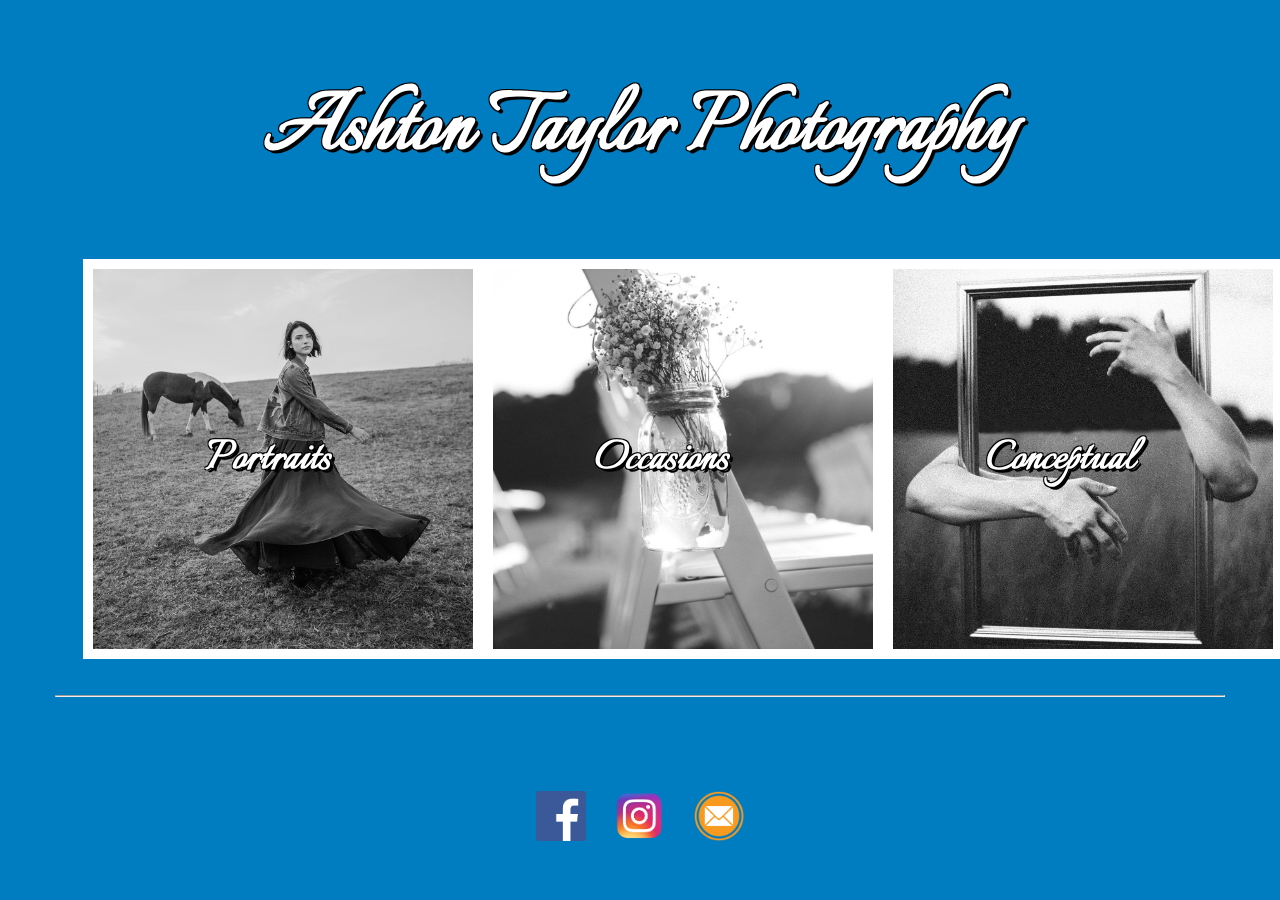
<file: ATPhoto/index.html>
<!DOCTYPE html>
<html>
    <head>
        <title>Ashton Taylor Photography</title>
        <meta name="viewport" content="width=device-width, initial-scale=1">
        <link rel="shortcut icon" type="image/x-icon" href="images/atphoto.ico"/>
        <link href="https://fonts.googleapis.com/css?family=Italianno" rel="stylesheet">
        <link href="styles.css" type="text/css" rel="stylesheet">
    </head>
    
    <body>
        <a href="index.html"><h1>Ashton Taylor Photography</h1></a>
        
        <div class="nav">
            <div class="container">
                <a href="portraits.html"><img src="images/portraits/portraits_10_crop.jpg" width="400px" height="400px" alt="Portraits Page"></a>
                <a href="portraits.html"><h2 class="port">Portraits</h2></a>
            </div>
            <div class="container">
                <a href="occasions.html"><img src="images/occasions/occasions_21_crop.jpg" width="400px" height="400px" alt="Occasions Page"></a>
                <a href="occasions.html"><h2 class="occ">Occasions</h2></a>
            </div>
            <div class="container">
                <a href="conceptual.html"><img src="images/conceptual/concept_16_crop.jpg" width="400px" height="400px" alt="Conceptual Page"></a>
                <a href="conceptual.html"><h2 class="concept">Conceptual</h2></a>
            </div>
            <div class="container">
                <a href="nature.html"><img src="images/nature/nature_9_crop.jpg" width="400px" height="400px" alt="Nature Page"></a>
                <a href="nature.html"><h2 class="nature">Nature</h2></a>
            </div>
        </div>
        
        <hr>
        
        <div class="footer">
            <a href="https://www.facebook.com/ashtontaylorphotography"><img src="images/facebook.png" width="50px" height="50px" alt="Like on Facebook"></a>
            <a href="https://www.instagram.com/ashingtontaylor/"><img src="images/insta.png" width="50px" height="50px" alt="Follow on Instagram"></a>
            <a href="mailto:ashtontaylorphotography@gmail.com"><img src="images/email.png" width="50px" height="50px" alt="Email Me"></a>
        </div>
  
    </body>
</html>
</file>
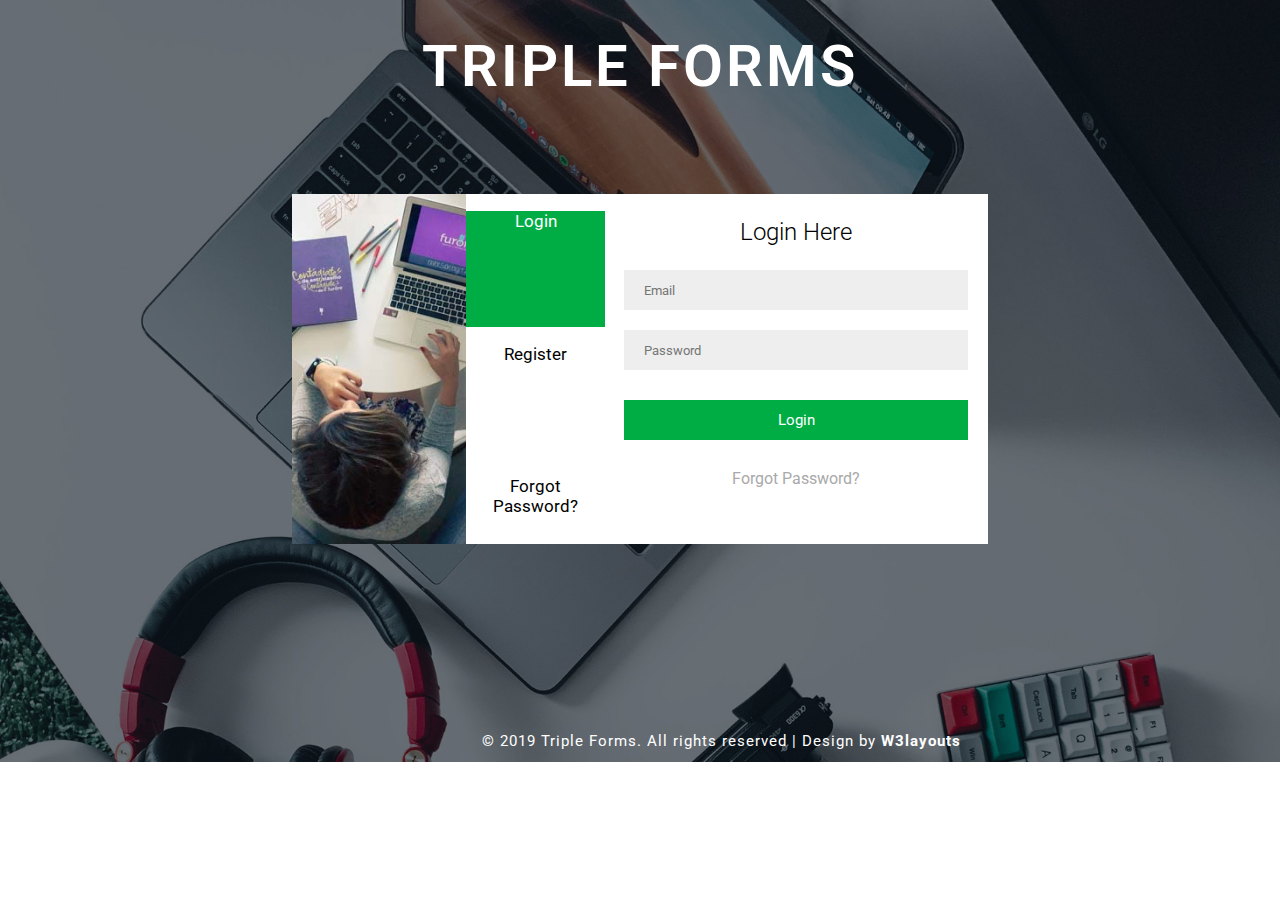
<file: Form/index.html>
<!DOCTYPE html>
<html>
    <head>
        <title>Triple Forms</title>
        <meta name="viewport" content="width=device-width, initial-scale=1">
        <link href="https://fonts.googleapis.com/css?family=Roboto" rel="stylesheet">
        <link rel="stylesheet" href="https://use.fontawesome.com/releases/v5.8.1/css/all.css" integrity="sha384-50oBUHEmvpQ+1lW4y57PTFmhCaXp0ML5d60M1M7uH2+nqUivzIebhndOJK28anvf" crossorigin="anonymous">
        <link href="styles.css" type="text/css" rel="stylesheet">
    </head>
    
    <body>
        
        <h1>Triple Forms</h1>
        
        <div class="form">
            
            <div class="form1">
                 <img src="form_img.jpg" alt="">
            </div>
        
            <div class="form2">
                
                <div class="item login active">
                    <span class="fas fa-user-circle"></span>
                    <p>Login</p>
                </div>
                
                <div class="item register">
                    <span class="fas fa-pen-square"></span>
                    <p>Register</p>
                </div>
                
                <div class="item forgot">
                    <span class="fas fa-lock"></span>
                    <p>Forgot Password?</p>
                </div>
                                
            </div>
        
            <div class="form3 login_here">
                <h3>Login Here</h3>
                <form>
                    <div class="inputs">
                        <input type="text" name="email" placeholder="Email">
                    </div>
                    <div class="inputs">
                        <input type="text" name="password" placeholder="Password">
                    </div>
                    <input type="button" name="Login" value="Login">
                    
                </form>
                <a href="#">Forgot Password?</a>
            </div>
            
            <div class="form3 reset_here">
                <h3>Reset Password</h3>
                <p>Enter your email address below and we'll send you an email with instructions.</p>
                <p><b>Need Help?</b> Learn more about how to <a href="#">retrieve an existing account.</a></p>
                <form>
                    <div class="inputs">
                        <input type="text" name="email" placeholder="Email">
                    </div>
                    <input type="button" name="Login" value="Login">
                    
                </form>
            </div>
            
            <div class="form3 register_here">
                <h3>Register Here</h3>
                <form>
                    <div class="inputs">
                        <input type="text" name="username" placeholder="Username">
                    </div>
                    <div class="inputs">
                        <input type="text" name="password" placeholder="Password">
                    </div>
                    <div class="inputs">
                        <input type="text" name="confirm" placeholder="Confirm Password">
                    </div>
                    <input type="button" name="Register" value="Register">
                    
                </form>
            </div>
                
        </div>
        
        <div class="footer">
            <p>© 2019 Triple Forms. All rights reserved | Design by <a href="w3layouts.com" target="_blank">W3layouts</a></p>
        </div>
        
        
        
        <script src="https://ajax.googleapis.com/ajax/libs/jquery/3.2.1/jquery.min.js"></script>
        <script src="animate.js" type="text/javascript"></script>
        
    </body>
</html>
</file>
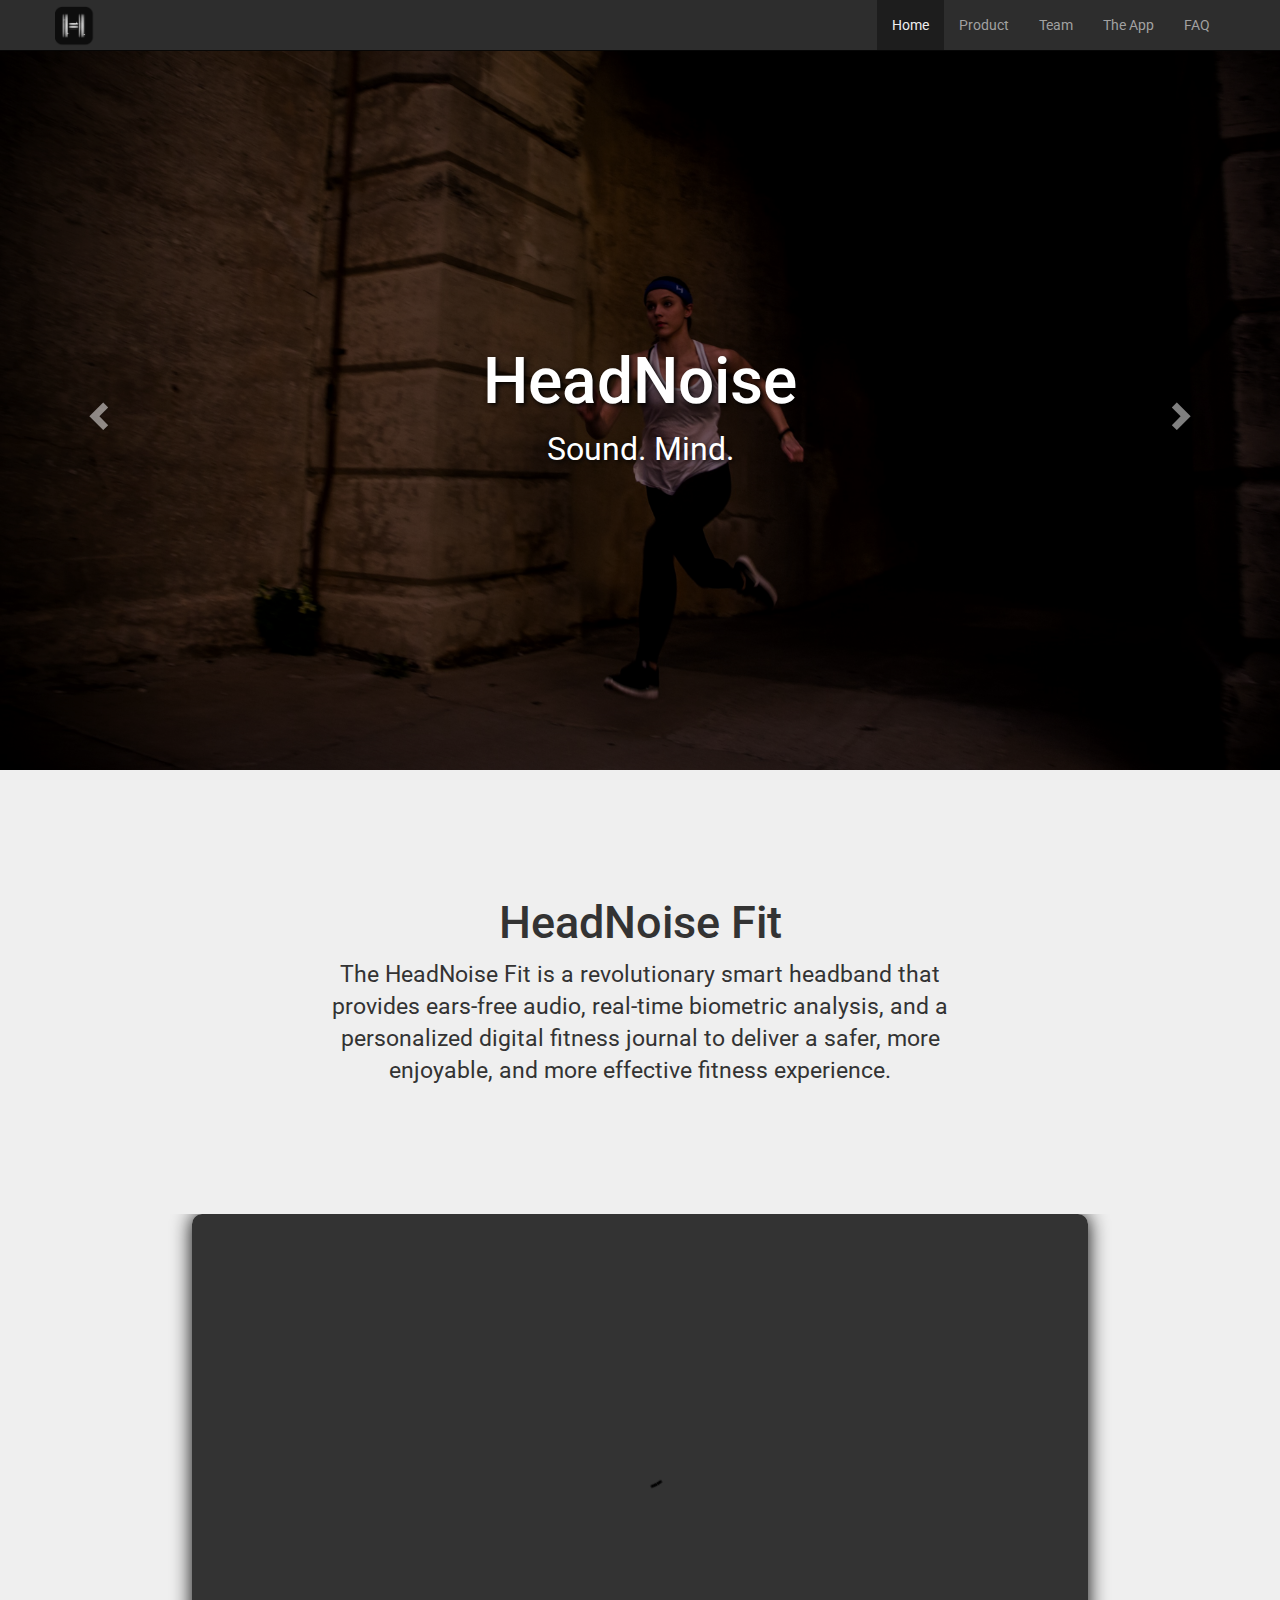
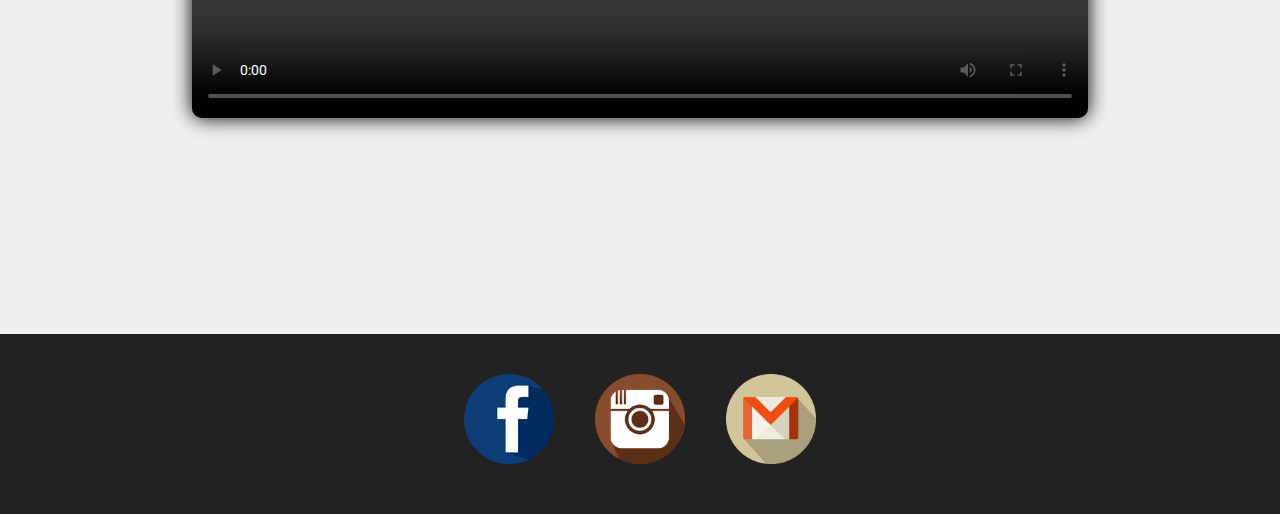
<file: HeadNoise/index.html>
<!DOCTYPE html>
<html>
    
    <head>
        <title>HeadNoise | Home</title>
        <meta name="viewport" content="width=device-width, initial-scale=1">
        <link href="https://fonts.googleapis.com/css?family=Roboto" rel="stylesheet">
        <link href="css/bootstrap.css" rel="stylesheet">
        <link href="css/styles.css" rel="stylesheet">      
    </head>
    
    <body>
        <div class="navbar navbar-inverse navbar-fixed-top">
            <div class="container">
                <a href="#" class="navbar-brand"><img src="images/App%20Logo.png" alt="HeadNoise Logo" style="width: auto; height: 40px"></a>
                <button class="navbar-toggle" data-toggle="collapse" data-target=".navHeaderCollapse">
                    <span class="icon-bar"></span>
                    <span class="icon-bar"></span>
                    <span class="icon-bar"></span>
                </button>
                <div class="collapse navbar-collapse navHeaderCollapse">
                    <ul class="nav navbar-nav navbar-right">
                        <li class="active"><a href="#">Home</a></li>
                        <li><a href="product.html">Product</a></li>
                        <li><a href="team.html">Team</a></li>   
                        <li><a href="app.html">The App</a></li>
                        <li><a href="faq.html">FAQ</a></li>
                    </ul>
                </div>   
            </div>
        </div>
        
        <div class="carousel slide" data-ride="carousel" id="carousel-ex">
            <div class="carousel-inner" role="listbox">
                <div class="item active embed-responsive embed-responsive-16by9" style="background: url(images/carousel_1.jpg) no-repeat center center; background-size: cover">
                    <div class="container">
                        <div class="carousel-caption">
                                <h1>HeadNoise</h1>
                                <p>Sound. Mind.</p>
                        </div>
                    </div>
                </div>
                <div class="item embed-responsive embed-responsive-16by9" style="background: url(images/carousel_2.jpg) no-repeat center center; background-size: cover">
                    <div class="container">
                        <div class="carousel-caption">
                                <h1>Feel Your Music</h1>
                                <p>Ears-free audio keeps you connected.</p>
                        </div>
                    </div>
                </div>
                <div class="item embed-responsive embed-responsive-16by9" style="background: url(images/carousel_3.jpg) no-repeat center center; background-size: cover">
                    <div class="container">
                        <div class="carousel-caption">
                                <h1>Maximize Your Workouts</h1>
                                <p>Synchronized coaching keeps you on target.</p>
                        </div>
                    </div>
                </div>
                <div class="item embed-responsive embed-responsive-16by9" style="background: url(images/carousel_4.jpg) no-repeat center center; background-size: cover">
                    <div class="container">
                        <div class="carousel-caption">
                                <h1>Track Your Results</h1>
                                <p>Real-time biometric data keeps you informed.</p>
                        </div>
                    </div>
                </div>
                <a href="#carousel-ex" class="left carousel-control" data-slide="prev">
                    <span class="glyphicon glyphicon-chevron-left"></span>
                </a>
                <a href="#carousel-ex" class="right carousel-control" data-slide="next">
                    <span class="glyphicon glyphicon-chevron-right"></span>
                </a>
            </div>
        </div>
        
        <div class="home-text">
            <h1>HeadNoise Fit</h1>
            <p>The HeadNoise Fit is a revolutionary smart headband that provides ears-free audio, real-time biometric analysis, and a personalized digital fitness journal to deliver a safer, more enjoyable, and more effective fitness experience.</p>
        </div>
        
        <div class="embed-responsive embed-responsive-16by9">
            <video class="embed-responsive-item" src="images/headnoisefinalcampaignvideo3.mp4" controls></video>
        </div>
        
        <script src="https://ajax.googleapis.com/ajax/libs/jquery/3.2.1/jquery.min.js"></script>
        <script src="js/bootstrap.js"></script>
    </body>
    
    <footer>
        <div class="footer-images">
            <a href="https://www.facebook.com/headnoisefit/" target="_blank"><img src="images/facebook.png" alt="Facebook Logo"></a>
            <a href="https://www.instagram.com/headnoisefit/" target="_blank"><img src="images/instagram.png" alt="Instagram Logo"></a>
            <a href="mailto:headnoise@gmail.com" target="_blank"><img src="images/mail.png" alt="Mail Logo"></a>
        </div>
    </footer>
    
</html>
</file>
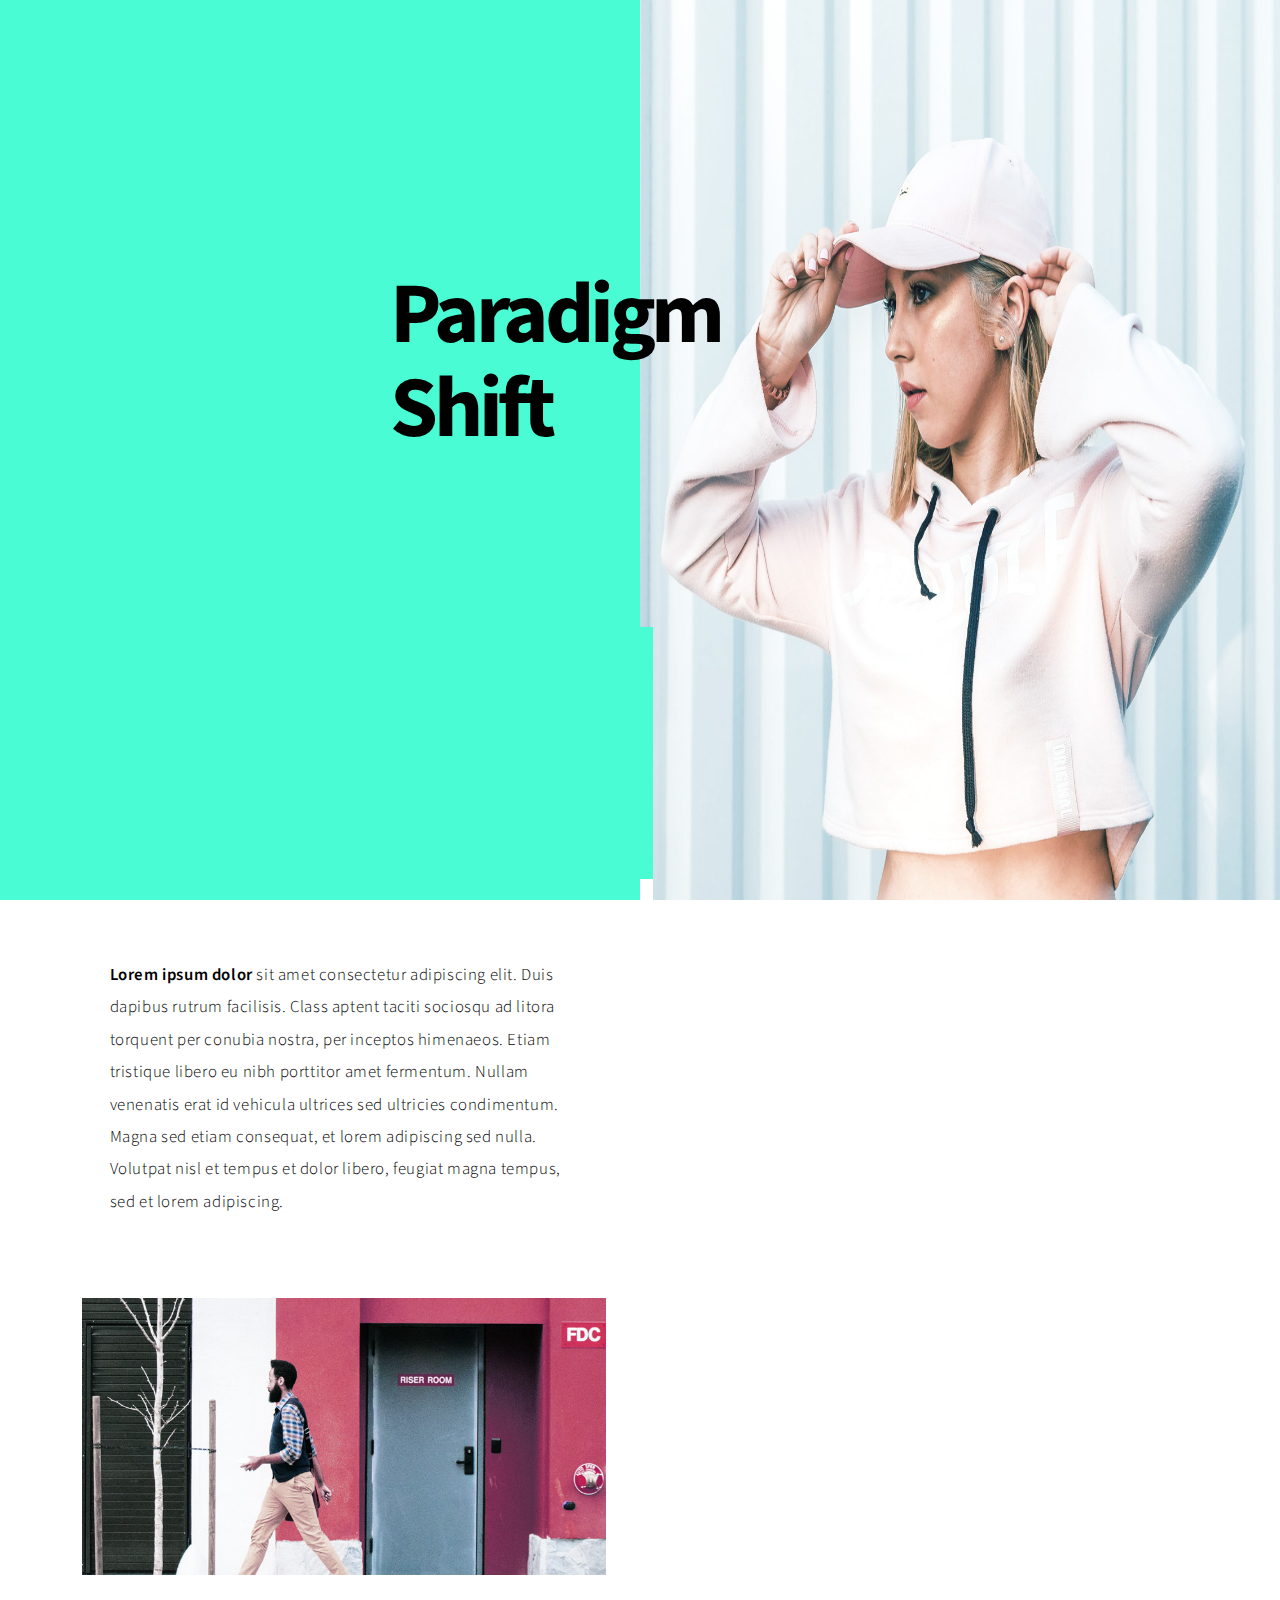
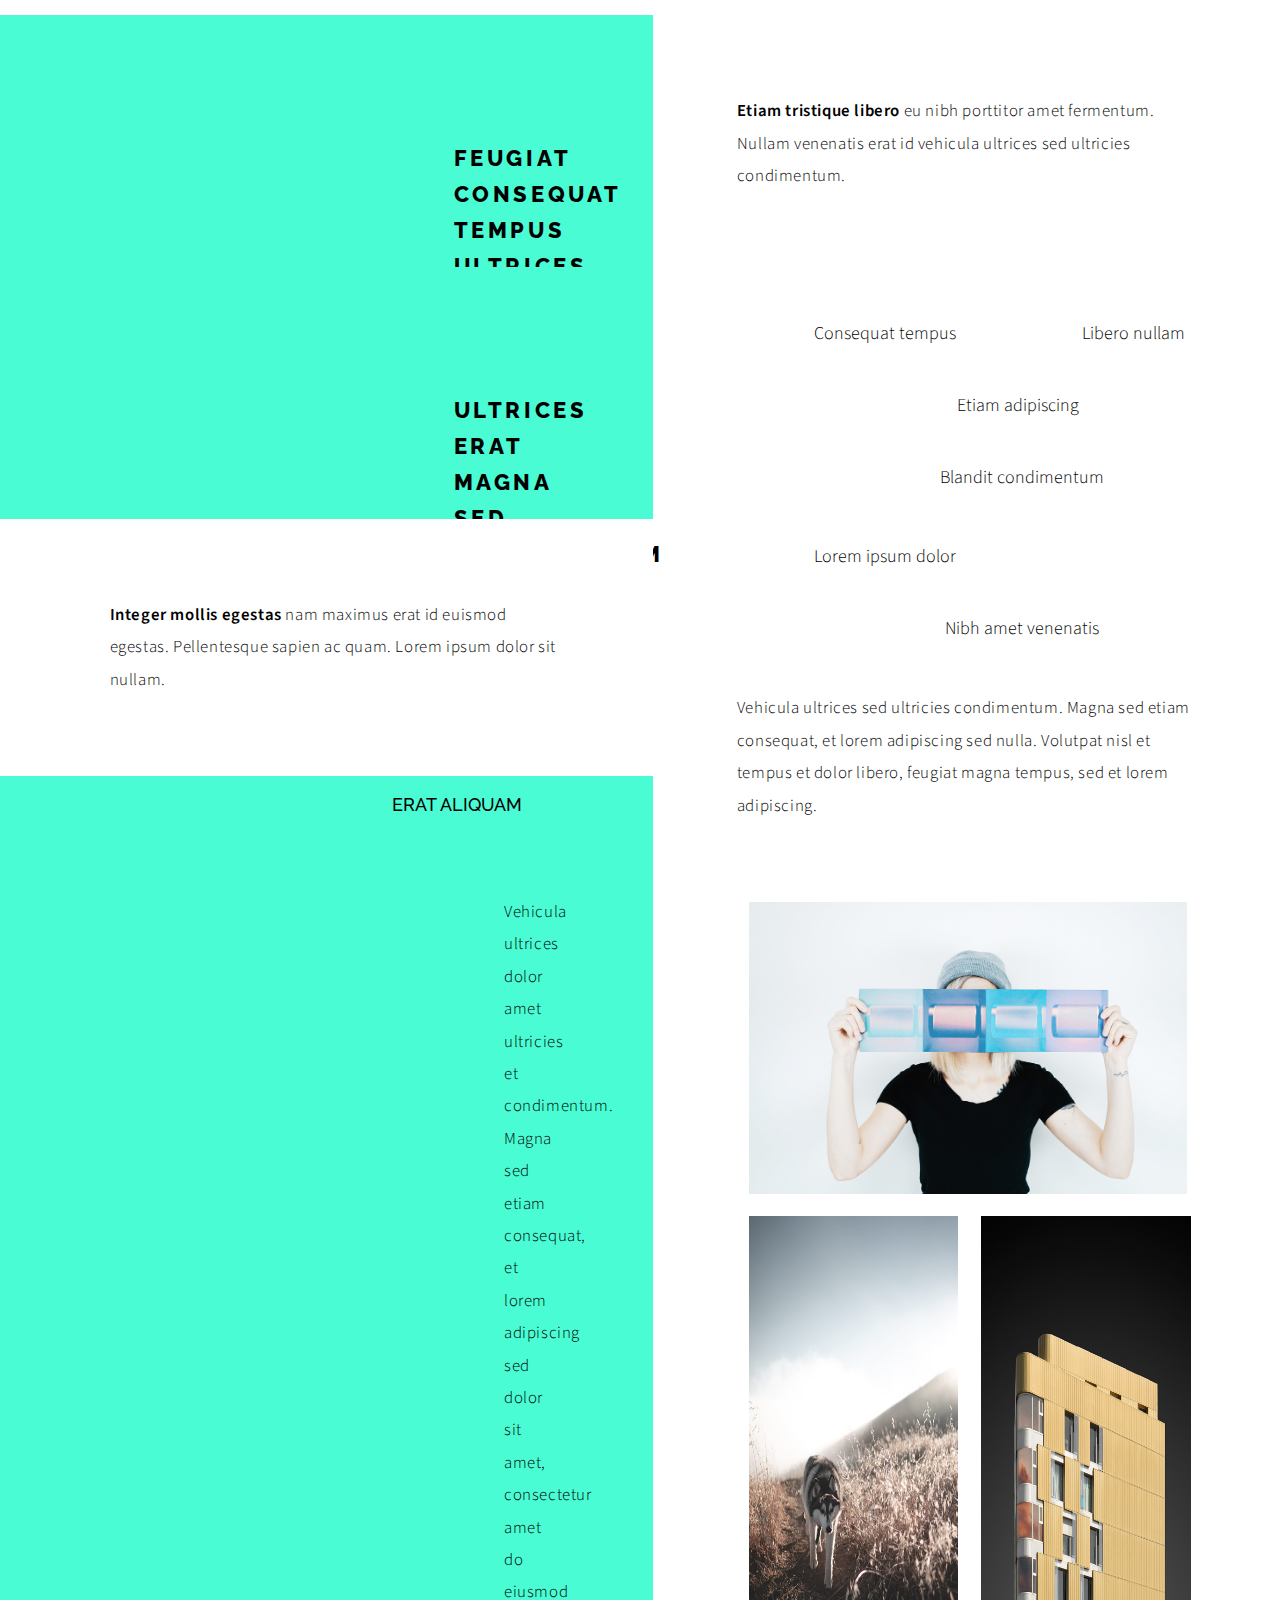
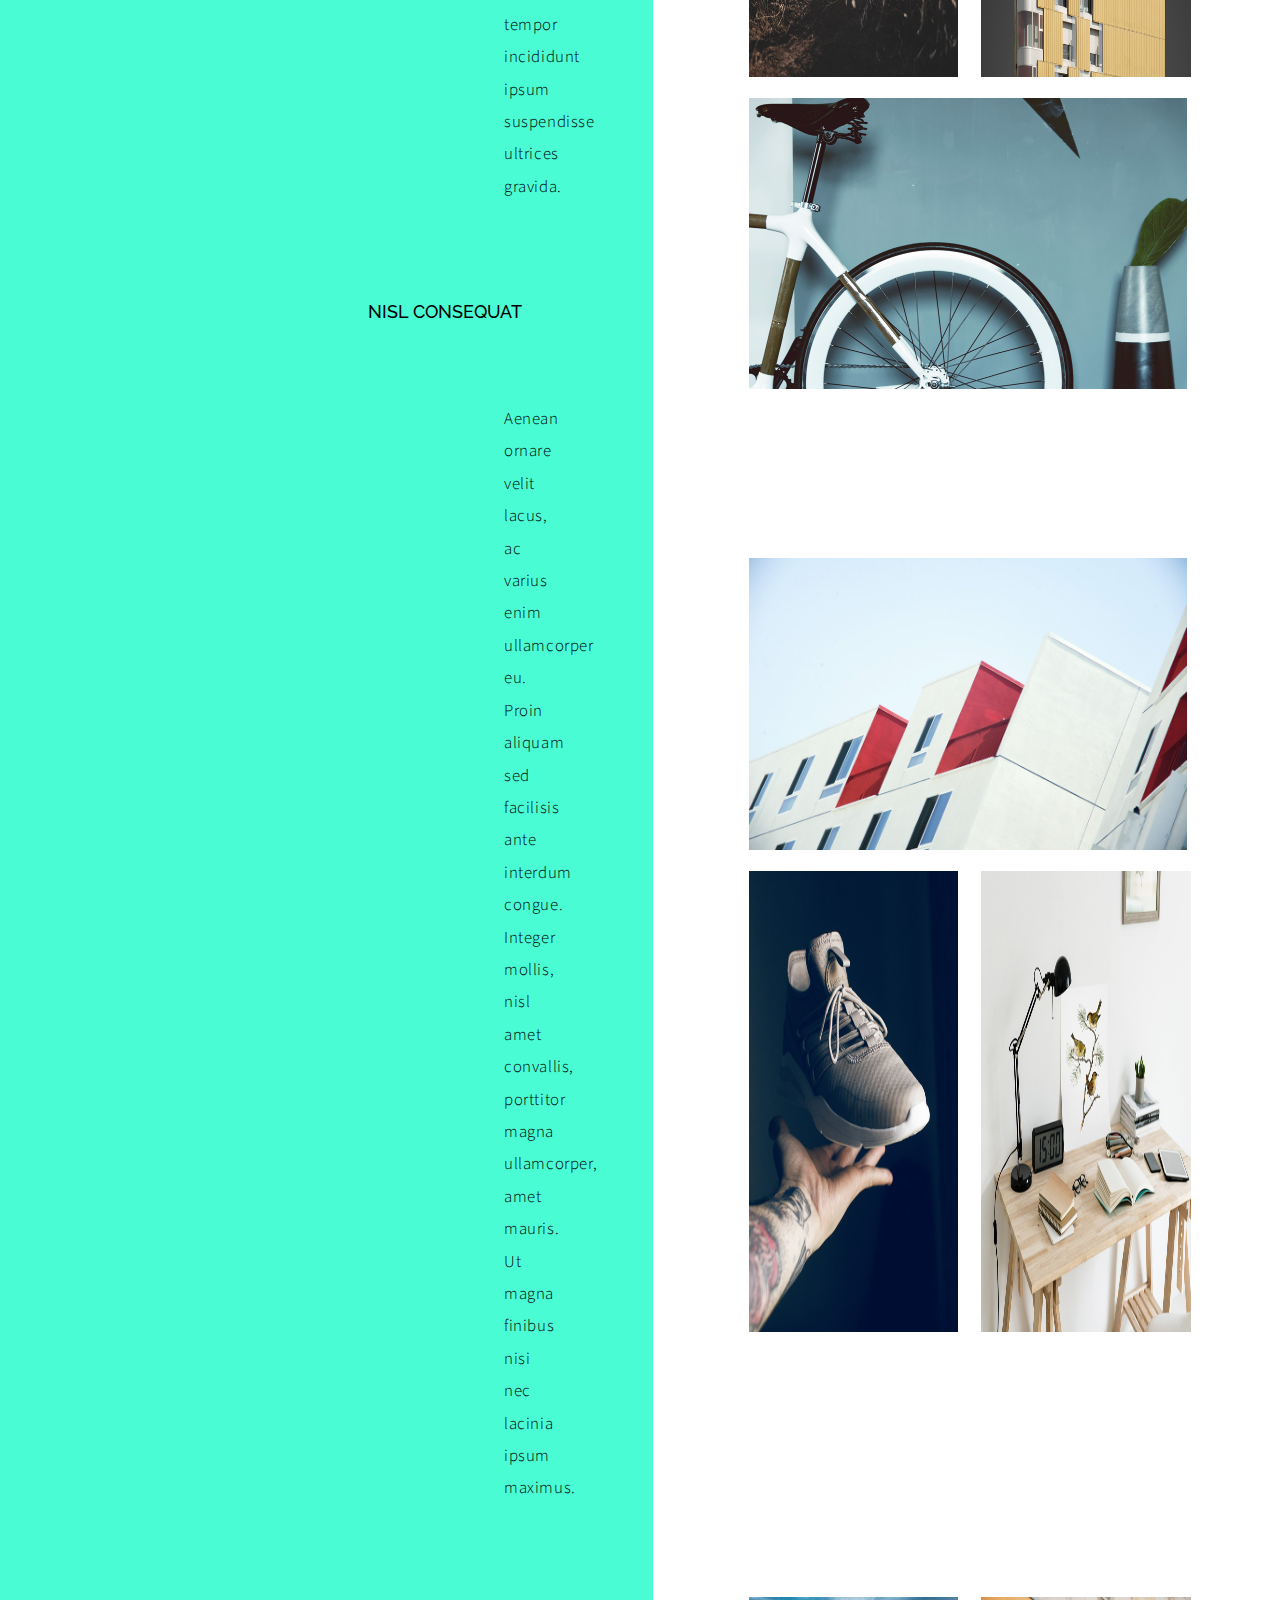
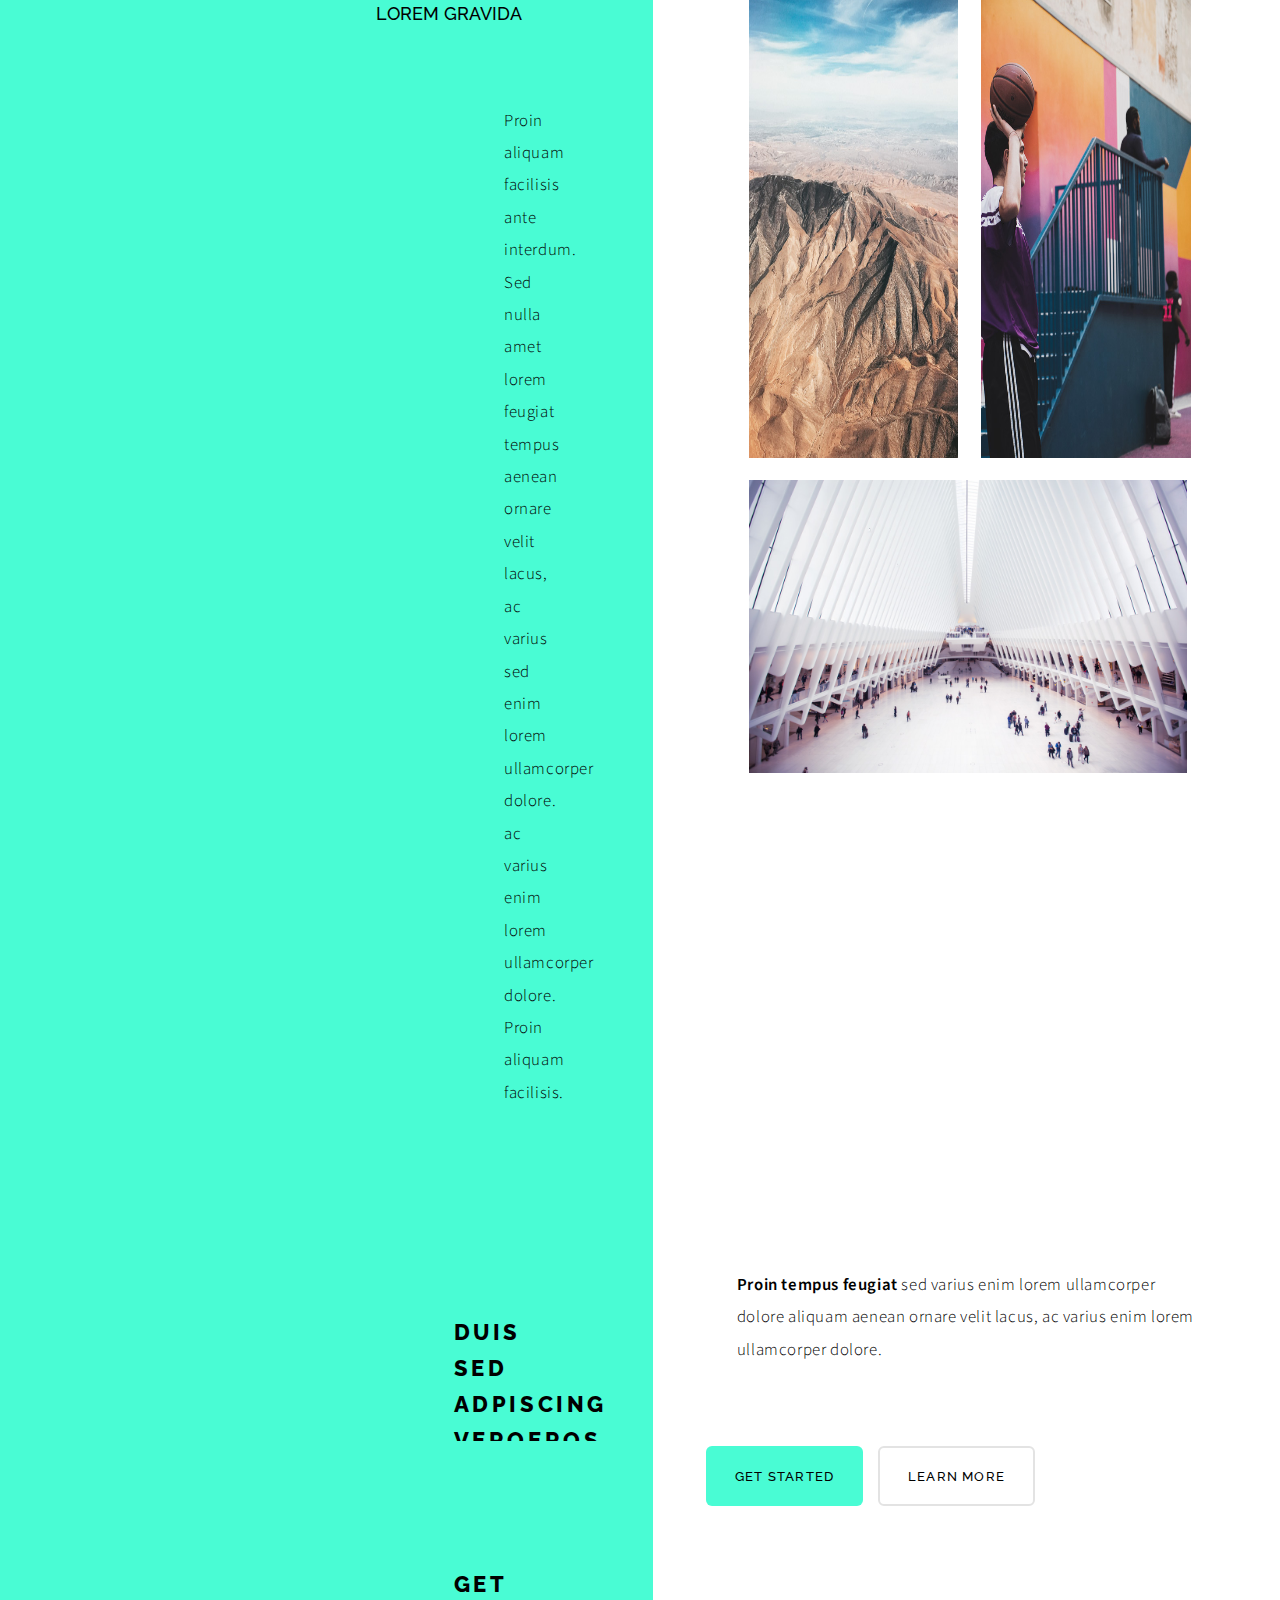
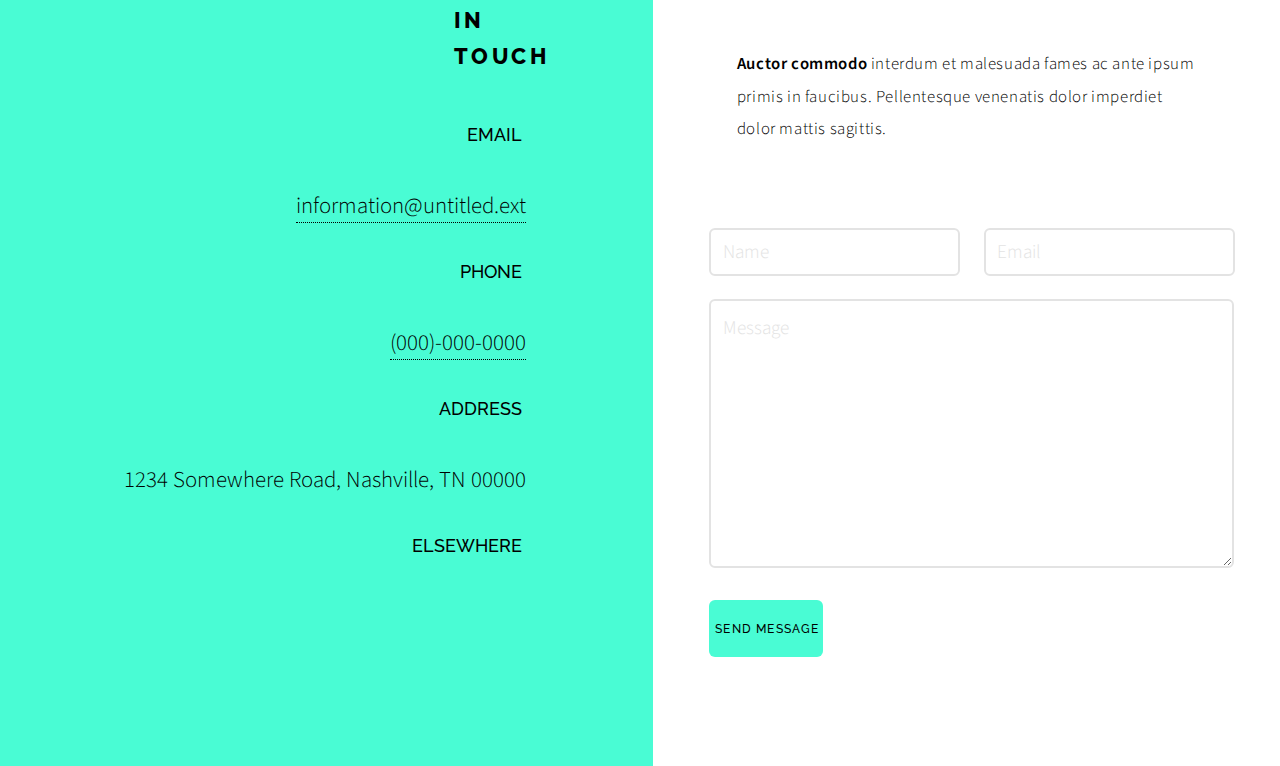
<file: Paradigm/index.html>
<!DOCTYPE html>
<html>
    <head>
        <title>Paradigm Shift</title>
        <meta name="viewport" content="width=device-width, initial-scale=1">
        <link href="https://fonts.googleapis.com/css?family=Raleway:400,500,700,800|Source+Sans+Pro:300,400,600,700" rel="stylesheet">
        <link rel="stylesheet" href="https://use.fontawesome.com/releases/v5.8.1/css/all.css" integrity="sha384-50oBUHEmvpQ+1lW4y57PTFmhCaXp0ML5d60M1M7uH2+nqUivzIebhndOJK28anvf" crossorigin="anonymous">
        <link href="styles.css" type="text/css" rel="stylesheet">
    </head>
    
    <body>
        <div id="background"></div>
        
        <div class="head left">
            <h1>Paradigm Shift</h1>
            <i class="fas fa-arrow-down"></i>
        </div>
        
        <div class="right">
            <img class="img1" src="images/pic01.jpg" alt="">            
        </div>
        
        <div class="left">
            <h2>MAGNA SED NULLAM NISL ADIPISCING</h2>
        </div>
        
        <div class="right">
            <p><b>Lorem ipsum dolor</b> sit amet consectetur adipiscing elit. Duis dapibus rutrum facilisis. Class aptent taciti sociosqu ad litora torquent per conubia nostra, per inceptos himenaeos. Etiam tristique libero eu nibh porttitor amet fermentum. Nullam venenatis erat id vehicula ultrices sed ultricies condimentum. Magna sed etiam consequat, et lorem adipiscing sed nulla. Volutpat nisl et tempus et dolor libero, feugiat magna tempus, sed et lorem adipiscing.</p>
            <img class="img2" src="images/pic02.jpg" alt="">
        </div>
        
        <div class="left">
            <h2>FEUGIAT CONSEQUAT TEMPUS ULTRICES</h2>
        </div>
        
        <div class="right">
            <p><b>Etiam tristique libero</b> eu nibh porttitor amet fermentum. Nullam venenatis erat id vehicula ultrices sed ultricies condimentum.</p>
            <ul class="fa-ul">
                <li><span class="fa-li"><i class="fas fa-laptop"></i></span>Consequat tempus</li>
                <li id="id1"><span class="fa-li"><i class="fas fa-bolt"></i></span>Etiam adipiscing</li>
                <li><span class="fa-li"><i class="fas fa-signal"></i></span>Libero nullam</li>
                <li id="id2"><span class="fa-li"><i class="fas fa-cog"></i></span>Blandit condimentum</li>
                <li><span class="fa-li"><i class="fas fa-map-marker-alt"></i></span>Lorem ipsum dolor</li>
                <li id="id3"><span class="fa-li"><i class="fas fa-code"></i></span>Nibh amet venenatis</li>
            </ul>
            <p>Vehicula ultrices sed ultricies condimentum. Magna sed etiam consequat, et lorem adipiscing sed nulla. Volutpat nisl et tempus et dolor libero, feugiat magna tempus, sed et lorem adipiscing.</p>
        </div>
        
        <div class="left">
            <h2>ULTRICES ERAT MAGNA SED CONDIMENTUM</h2>
        </div>
        
        <div class="right">
            <p><b>Integer mollis egestas</b> nam maximus erat id euismod egestas. Pellentesque sapien ac quam. Lorem ipsum dolor sit nullam.</p>
        </div>
        
        <div class="side left">
            <h3>ERAT ALIQUAM</h3>
            <p>Vehicula ultrices dolor amet ultricies et condimentum. Magna sed etiam consequat, et lorem adipiscing sed dolor sit amet, consectetur amet do eiusmod tempor incididunt ipsum suspendisse ultrices gravida.</p>
        </div>
        
        <div class="group right">
            <img class="img3" src="images/pic03.jpg" alt="">
            <img class="img4" id="pright" src="images/pic04.jpg" alt="">
            <img class="img4" id="pleft" src="images/pic05.jpg" alt="">
            <img class="img3" src="images/pic06.jpg" alt="">
        </div>
        
        <div class="side left">
            <h3>NISL CONSEQUAT</h3>
            <p>Aenean ornare velit lacus, ac varius enim ullamcorper eu. Proin aliquam sed facilisis ante interdum congue. Integer mollis, nisl amet convallis, porttitor magna ullamcorper, amet mauris. Ut magna finibus nisi nec lacinia ipsum maximus.</p>
        </div>
        
        <div class="group right">
            <img class="img3" src="images/pic07.jpg" alt="">
            <img class="img4" id="pright" src="images/pic08.jpg" alt="">
            <img class="img4" id="pleft" src="images/pic09.jpg" alt="">
        </div>
        
        <div class="side left">
            <h3>LOREM GRAVIDA</h3>
            <p>Proin aliquam facilisis ante interdum. Sed nulla amet lorem feugiat tempus aenean ornare velit lacus, ac varius sed enim lorem ullamcorper dolore. ac varius enim lorem ullamcorper dolore. Proin aliquam facilisis.</p>
        </div>
        
        <div class="group right">
            <img class="img4" id="pright" src="images/pic10.jpg" alt="">
            <img class="img4" id="pleft" src="images/pic11.jpg" alt="">
            <img class="img3" src="images/pic12.jpg" alt="">
        </div>
        
        <div class="left">
            <h2>DUIS SED ADPISCING VEROEROS AMET</h2>
        </div>
        
        <div class="right">
            <p><b>Proin tempus feugiat</b> sed varius enim lorem ullamcorper dolore aliquam aenean ornare velit lacus, ac varius enim lorem ullamcorper dolore.</p>
            <input type="button" class="button-1" name="Get Started" value="GET STARTED">
            <input type="button" class="button-2" name="Learn More" value="LEARN MORE">
        </div>
        
        <div class="left">
            <h2>GET IN TOUCH</h2>
        </div>
        
        <div class="right">
            <p><b>Auctor commodo</b> interdum et malesuada fames ac ante ipsum primis in faucibus. Pellentesque venenatis dolor imperdiet dolor mattis sagittis.</p>
            <form>
                <input type="text" name="Name" placeholder="Name">
                <input type="text" name="Email" placeholder="Email">
                <textarea name="Message" placeholder="Message"></textarea>
                <input type="button" class="button-3" name="Send Message" value="SEND MESSAGE">
            </form>
        </div>
        
        <div class="side left bottom">
            <h3>EMAIL</h3>
            <a href="#">information@untitled.ext</a>
            <h3>PHONE</h3>
            <a href="#">(000)-000-0000</a>
            <h3>ADDRESS</h3>
            <span class="address">1234 Somewhere Road, Nashville, TN 00000</span>
            <h3>ELSEWHERE</h3>
            <ul class="icons">
                <li><a href="#" class="fab fa-twitter"></a></li>
                <li><a href="#" class="fab fa-facebook-f"></a></li>
                <li><a href="#" class="fab fa-instagram"></a></li>
                <li><a href="#" class="fab fa-linkedin-in"></a></li>
                <li><a href="#" class="fab fa-github"></a></li>
                <li><a href="#" class="fab fa-codepen"></a></li>
            </ul>
        </div>
        
    </body>
</html>
</file>
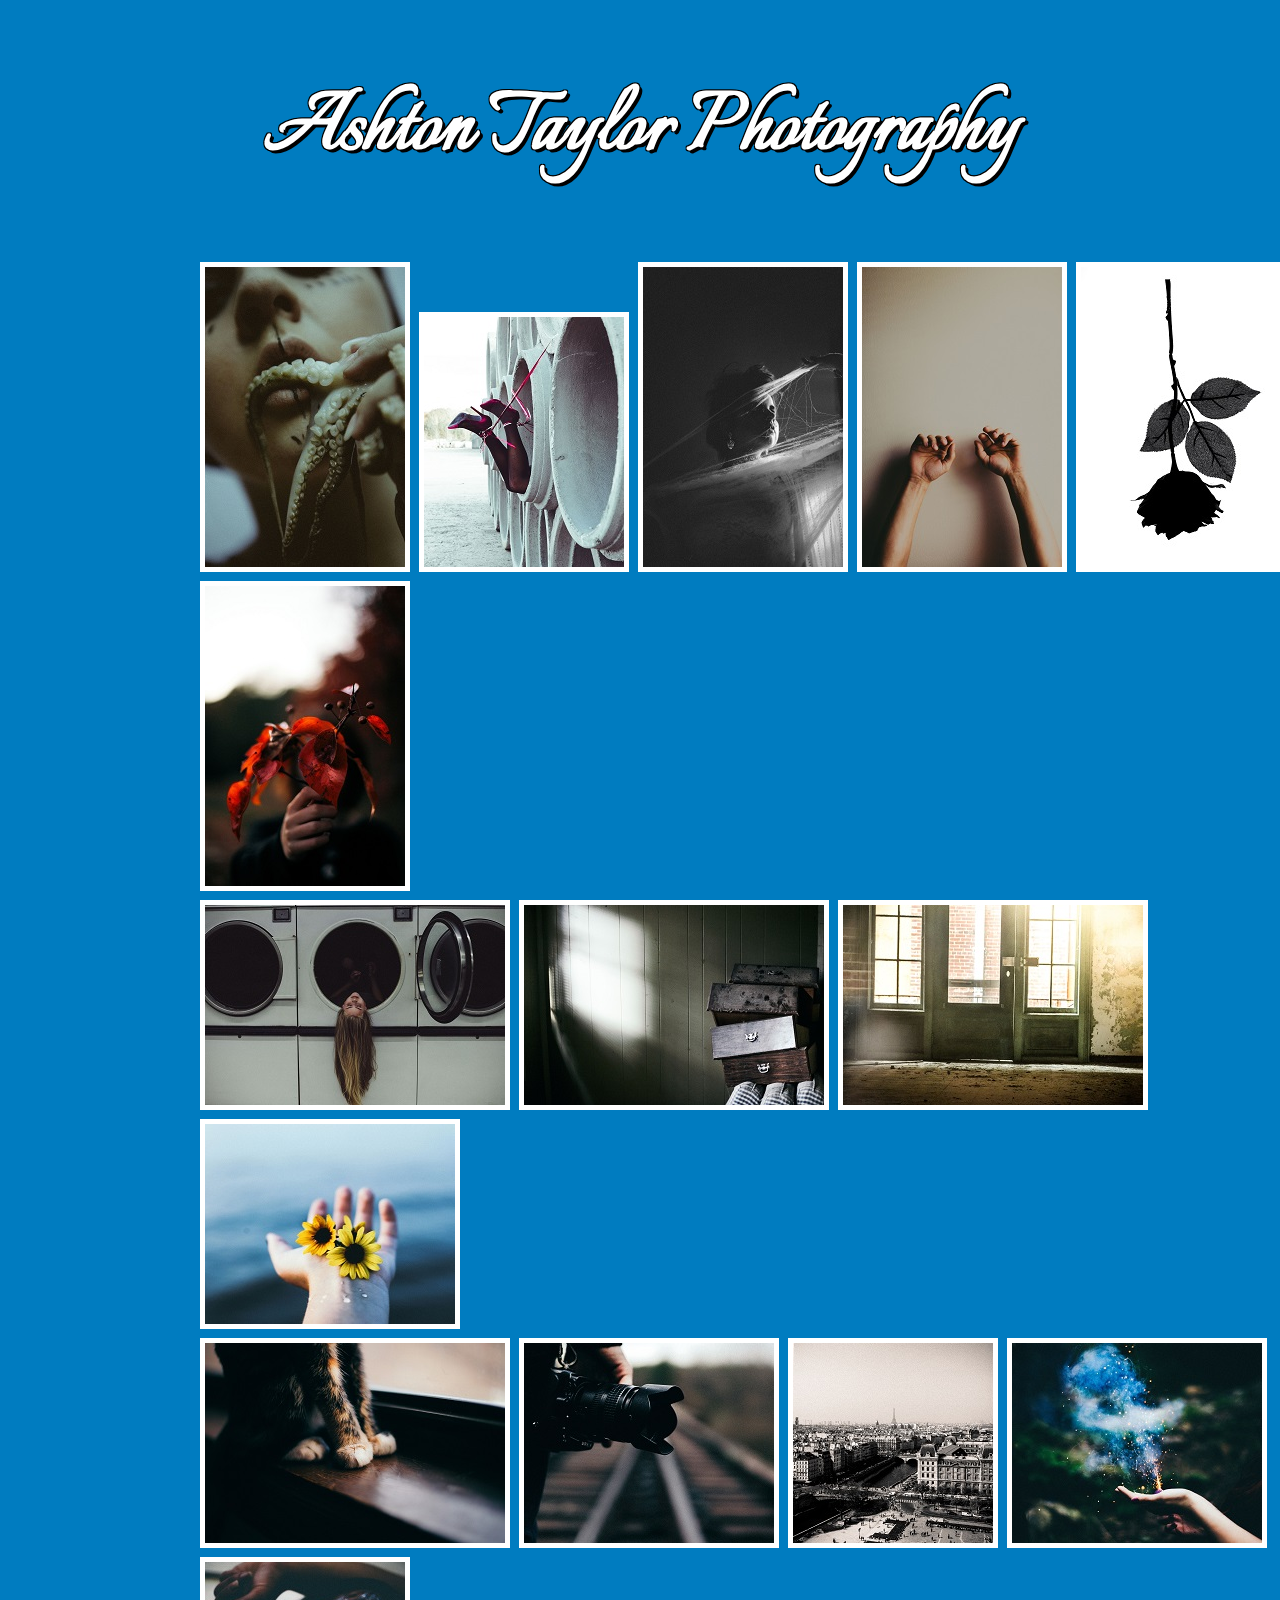
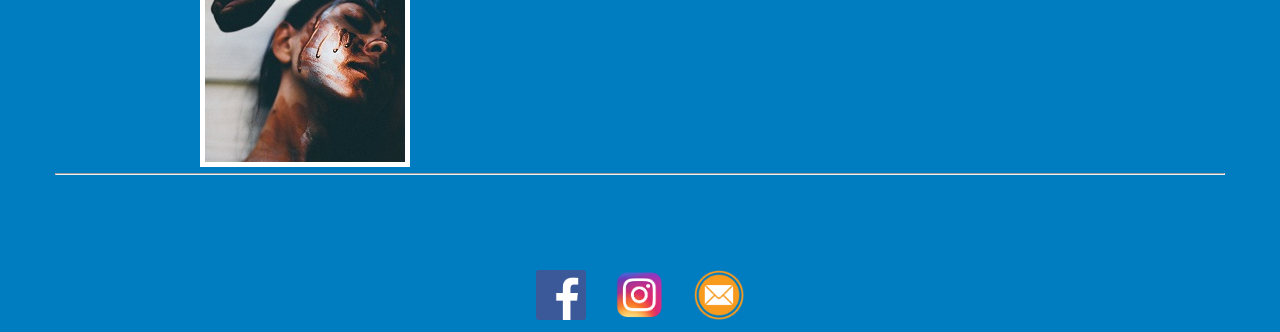
<file: ATPhoto/conceptual.html>
<!DOCTYPE html>
<html>
    <head>
        <title>Ashton Taylor Photography</title>
        <meta name="viewport" content="width=device-width, initial-scale=1">
        <link rel="shortcut icon" type="image/x-icon" href="images/atphoto.ico"/>
        <link href="https://fonts.googleapis.com/css?family=Italianno" rel="stylesheet">
        <link href="styles.css" type="text/css" rel="stylesheet">
    </head>
    
    <body>
        <a href="index.html"><h1>Ashton Taylor Photography</h1></a>
        
        <div class="port_img">
            <div class="g1">
                <img src="images/conceptual/concept_2.jpg">
                <img src="images/conceptual/concept_3.jpg">
                <img src="images/conceptual/concept_4.jpg">
                <img src="images/conceptual/concept_5.jpg">
                <img src="images/conceptual/concept_6.jpg">
                <img src="images/conceptual/concept_17.jpg">
            </div>
            
            <div class="g2">
                <img src="images/conceptual/concept_1.jpg">
                <img src="images/conceptual/concept_18.jpg">
                <img src="images/conceptual/concept_14.jpg">
                <img src="images/conceptual/concept_15.jpg">
            </div>
            
            <div class="g3">
                <img src="images/conceptual/concept_19.jpg">
                <img src="images/conceptual/concept_20.jpg">
                <img src="images/conceptual/concept_21.jpg">
                <img src="images/conceptual/concept_9.jpg">
                <img src="images/conceptual/concept_13.jpg">
            </div> 

        </div>    
        
        <hr>
        
        <div class="footer">
            <a href="https://www.facebook.com/ashtontaylorphotography"><img src="images/facebook.png" width="50px" height="50px" alt="Like on Facebook"></a>
            <a href="https://www.instagram.com/ashingtontaylor/"><img src="images/insta.png" width="50px" height="50px" alt="Follow on Instagram"></a>
            <a href="mailto:ashtontaylorphotography@gmail.com"><img src="images/email.png" width="50px" height="50px" alt="Email Me"></a>
        </div>
        
    </body>
</html>
</file>
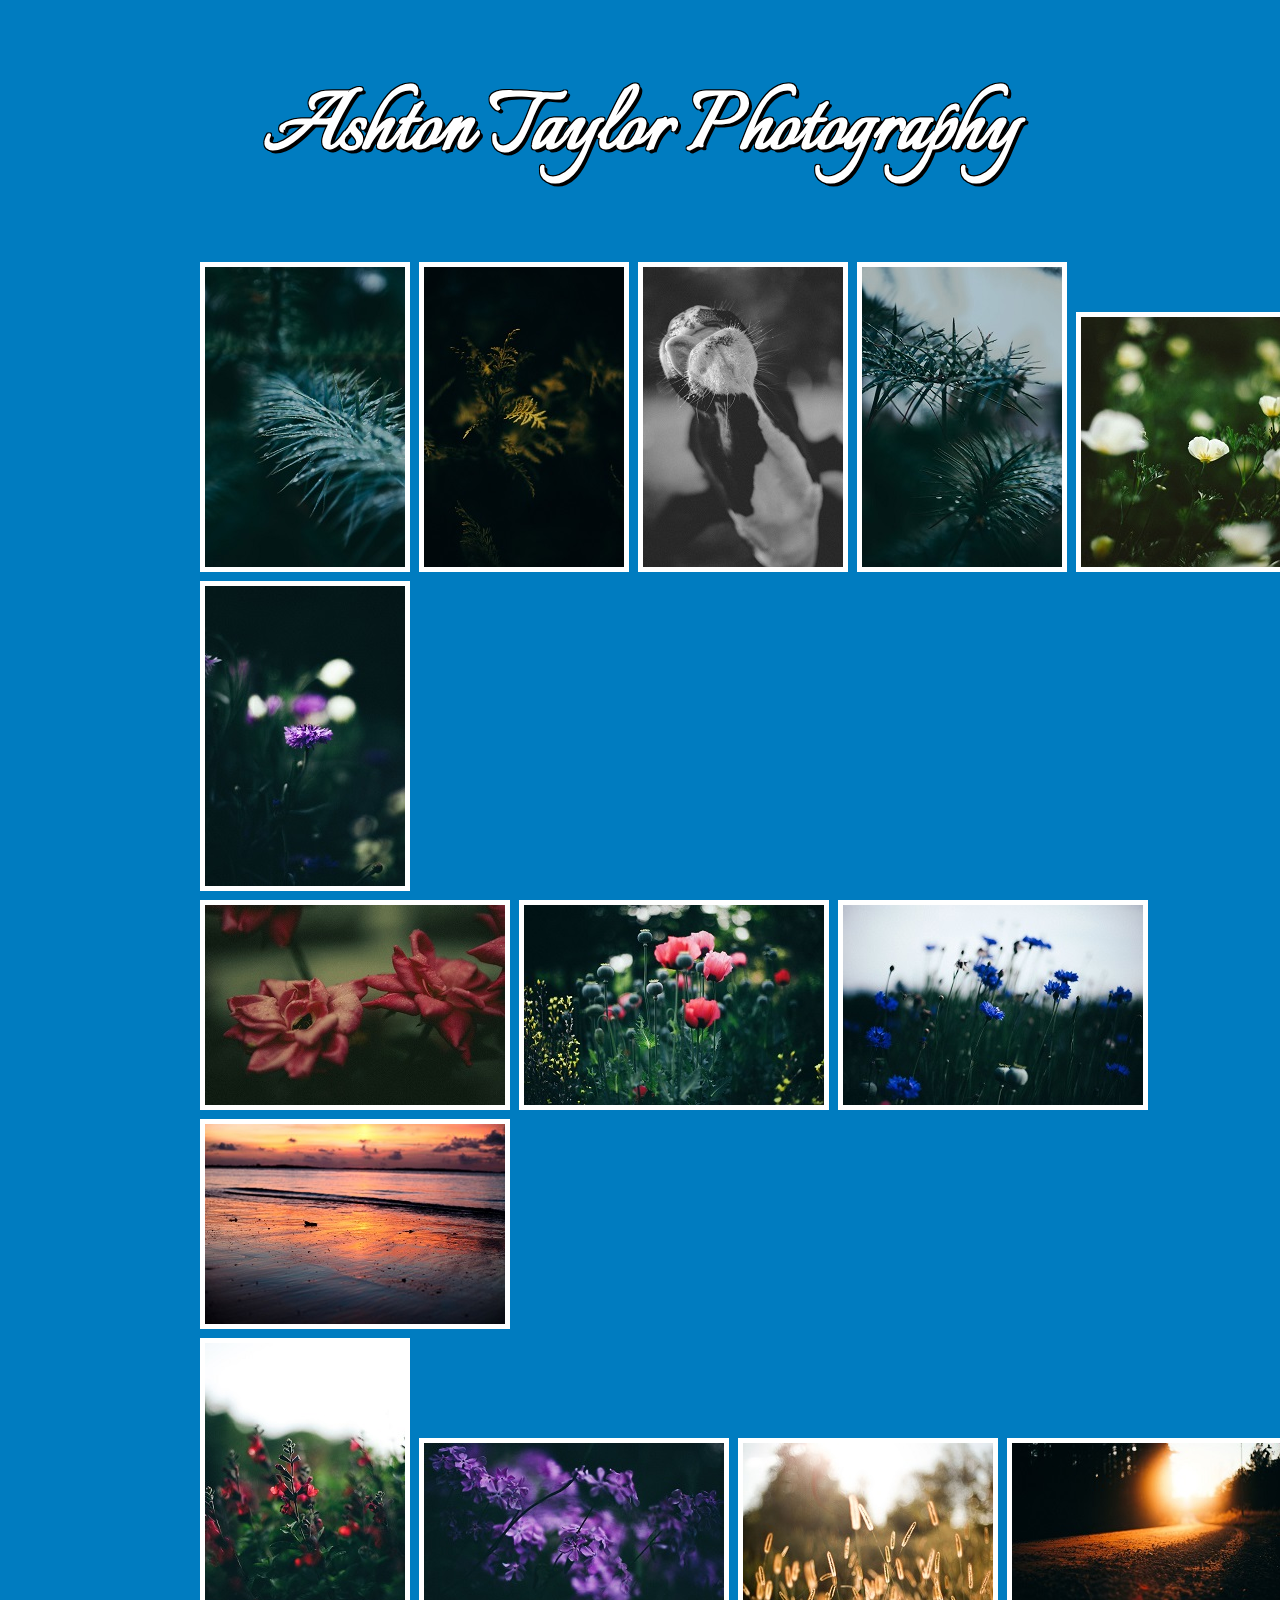
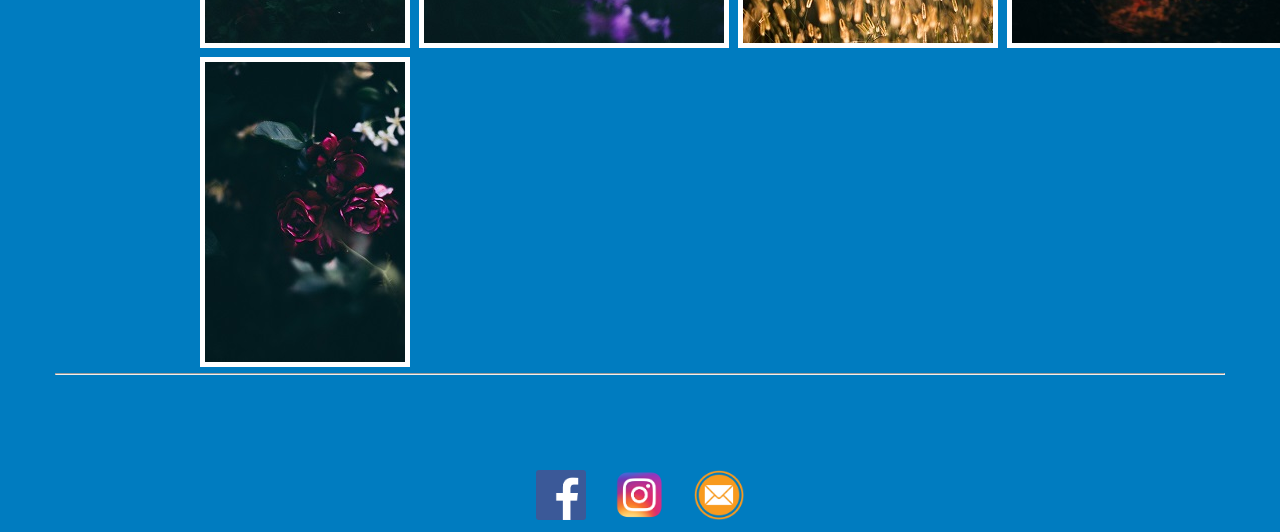
<file: ATPhoto/nature.html>
<!DOCTYPE html>
<html>
    <head>
        <title>Ashton Taylor Photography</title>
        <meta name="viewport" content="width=device-width, initial-scale=1">
        <link rel="shortcut icon" type="image/x-icon" href="images/atphoto.ico"/>
        <link href="https://fonts.googleapis.com/css?family=Italianno" rel="stylesheet">
        <link href="styles.css" type="text/css" rel="stylesheet">
    </head>
    
    <body>
        <a href="index.html"><h1>Ashton Taylor Photography</h1></a>
        
        <div class="port_img">
            <div class="g1">
                <img src="images/nature/nature_1.jpg">
                <img src="images/nature/nature_3.jpg">
                <img src="images/nature/nature_4.jpg">
                <img src="images/nature/nature_5.jpg">
                <img src="images/nature/nature_7.jpg">
                <img src="images/nature/nature_8.jpg">
            </div>
            
            <div class="g2">
                <img src="images/nature/nature_2.jpg">
                <img src="images/nature/nature_6.jpg">
                <img src="images/nature/nature_9.jpg">
                <img src="images/nature/nature_11.jpg">
            </div>
            
            <div class="g3">
                <img src="images/nature/nature_10.jpg">
                <img src="images/nature/nature_13.jpg">
                <img src="images/nature/nature_15.jpg">
                <img src="images/nature/nature_16.jpg">
                <img src="images/nature/nature_14.jpg">
            </div> 
            
        </div>    
        
        <hr>
        
        <div class="footer">
            <a href="https://www.facebook.com/ashtontaylorphotography"><img src="images/facebook.png" width="50px" height="50px" alt="Like on Facebook"></a>
            <a href="https://www.instagram.com/ashingtontaylor/"><img src="images/insta.png" width="50px" height="50px" alt="Follow on Instagram"></a>
            <a href="mailto:ashtontaylorphotography@gmail.com"><img src="images/email.png" width="50px" height="50px" alt="Email Me"></a>
        </div>
        
    </body>
</html>
</file>
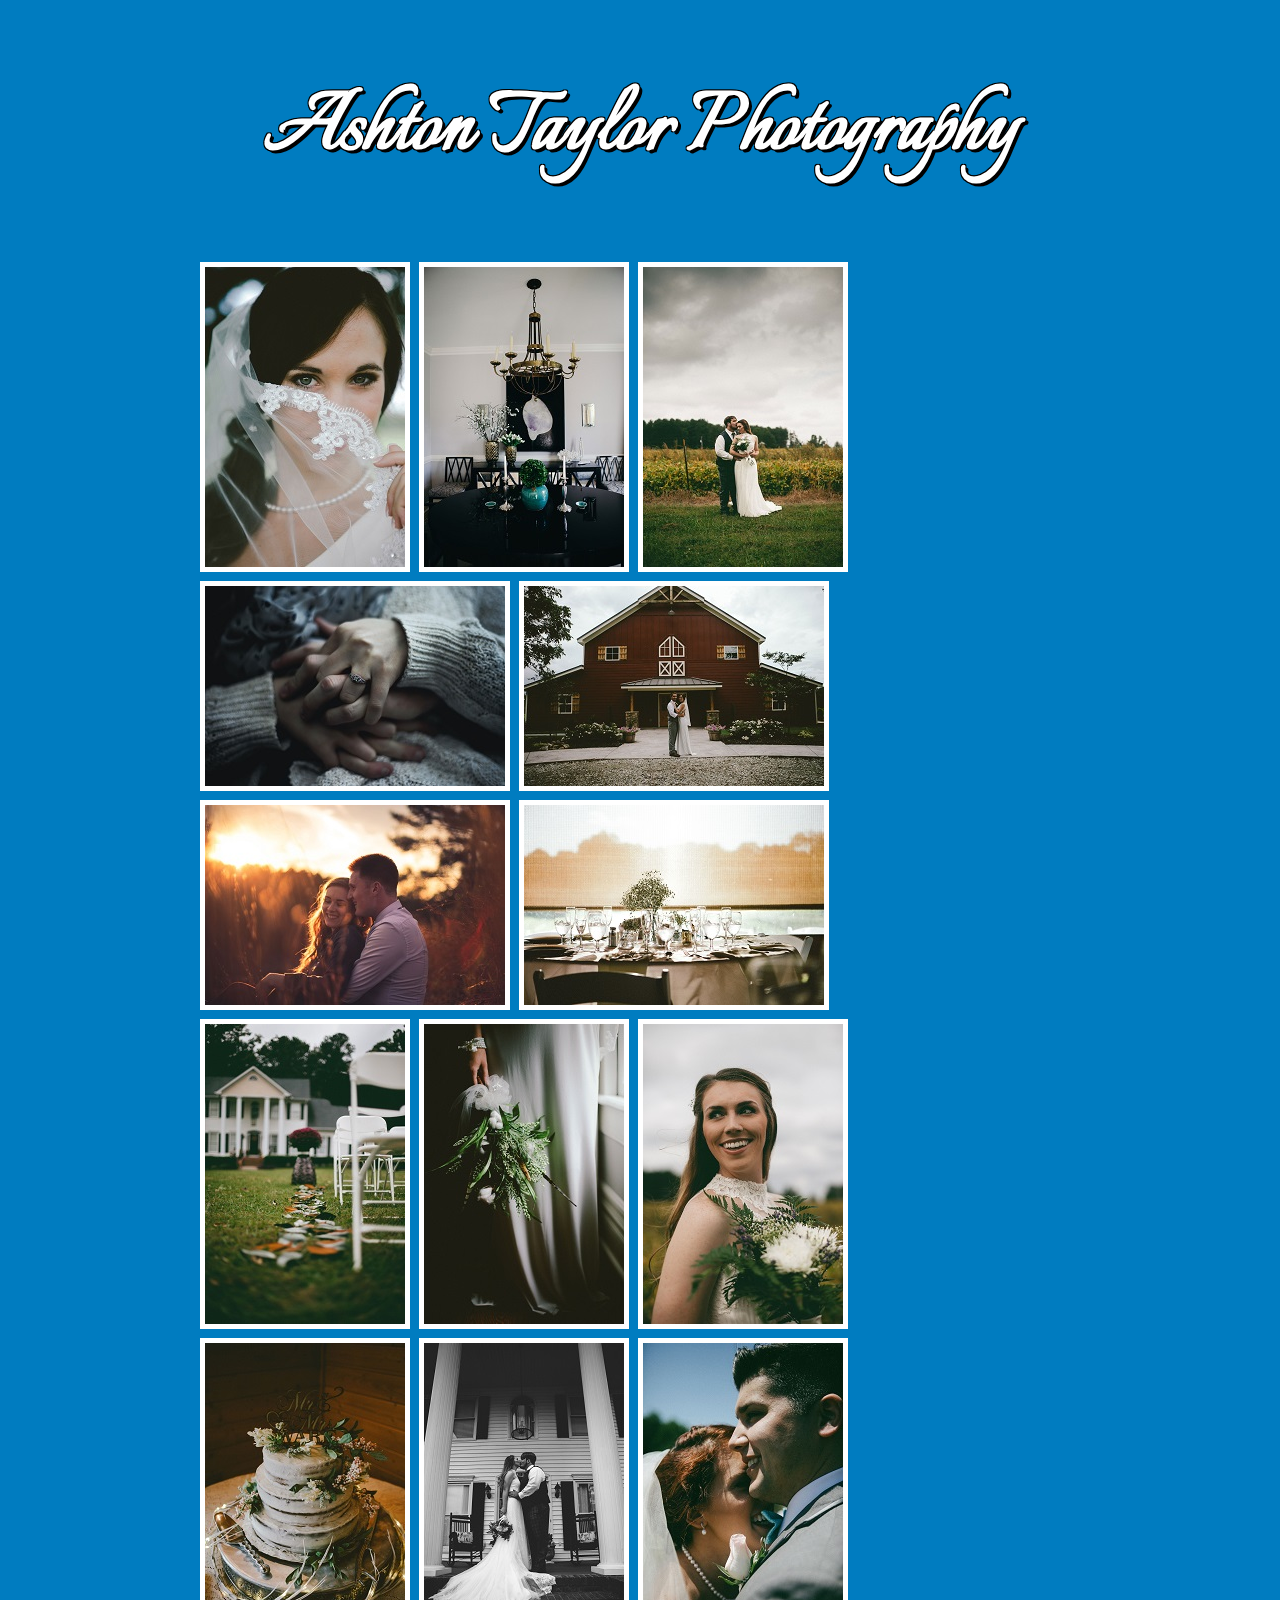
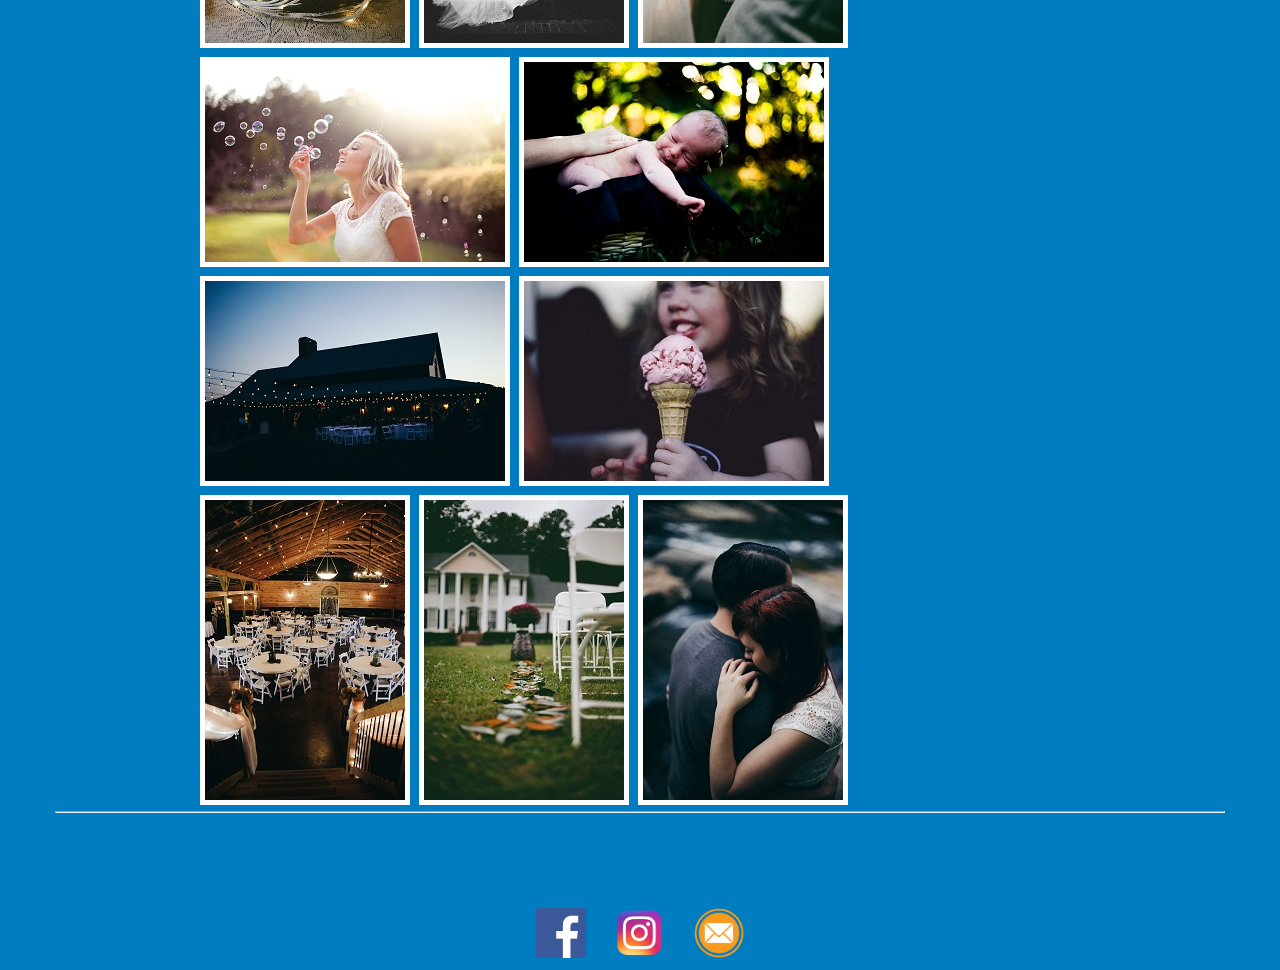
<file: ATPhoto/occasions.html>
<!DOCTYPE html>
<html>
    <head>
        <title>Ashton Taylor Photography</title>
        <meta name="viewport" content="width=device-width, initial-scale=1">
        <link rel="shortcut icon" type="image/x-icon" href="images/atphoto.ico"/>
        <link href="https://fonts.googleapis.com/css?family=Italianno" rel="stylesheet">
        <link href="styles.css" type="text/css" rel="stylesheet">
    </head>
    
    <body>
        <a href="index.html"><h1>Ashton Taylor Photography</h1></a>
        
        <div class="port_img">
            <div class="g1">
                <img src="images/occasions/occasions_2.jpg">
                <img src="images/occasions/occasions_6.jpg">
                <img src="images/occasions/occasions_7.jpg">
                <br>
                <img src="images/occasions/occasions_3.jpg">
                <img src="images/occasions/occasions_4.jpg">
            </div>
            
            <div class="g2">
                <img src="images/occasions/occasions_17.jpg">
                <img src="images/occasions/occasions_20.jpg">
                <br>
                <img src="images/occasions/occasions_19.jpg">
                <img src="images/occasions/occasions_5.jpg">
                <img src="images/occasions/occasions_9.jpg">
            </div>
            
            <div class="g3">
                <img src="images/occasions/occasions_12.jpg">
                <img src="images/occasions/occasions_14.jpg">
                <img src="images/occasions/occasions_16.jpg">
                <br>
                <img src="images/occasions/occasions_24.jpg">
                <img src="images/occasions/occasions_27.jpg">
            </div> 
            
            <div class="g4">
                <img src="images/occasions/occasions_22.jpg">
                <img src="images/occasions/occasions_26.jpg">
                <br>
                <img src="images/occasions/occasions_15.jpg">
                <img src="images/occasions/occasions_19.jpg">
                <img src="images/occasions/occasions_23.jpg">
            </div>
        </div>    
            
        <hr>
        
        <div class="footer">
            <a href="https://www.facebook.com/ashtontaylorphotography"><img src="images/facebook.png" width="50px" height="50px" alt="Like on Facebook"></a>
            <a href="https://www.instagram.com/ashingtontaylor/"><img src="images/insta.png" width="50px" height="50px" alt="Follow on Instagram"></a>
            <a href="mailto:ashtontaylorphotography@gmail.com"><img src="images/email.png" width="50px" height="50px" alt="Email Me"></a>
        </div>
        
    </body>
</html>
</file>
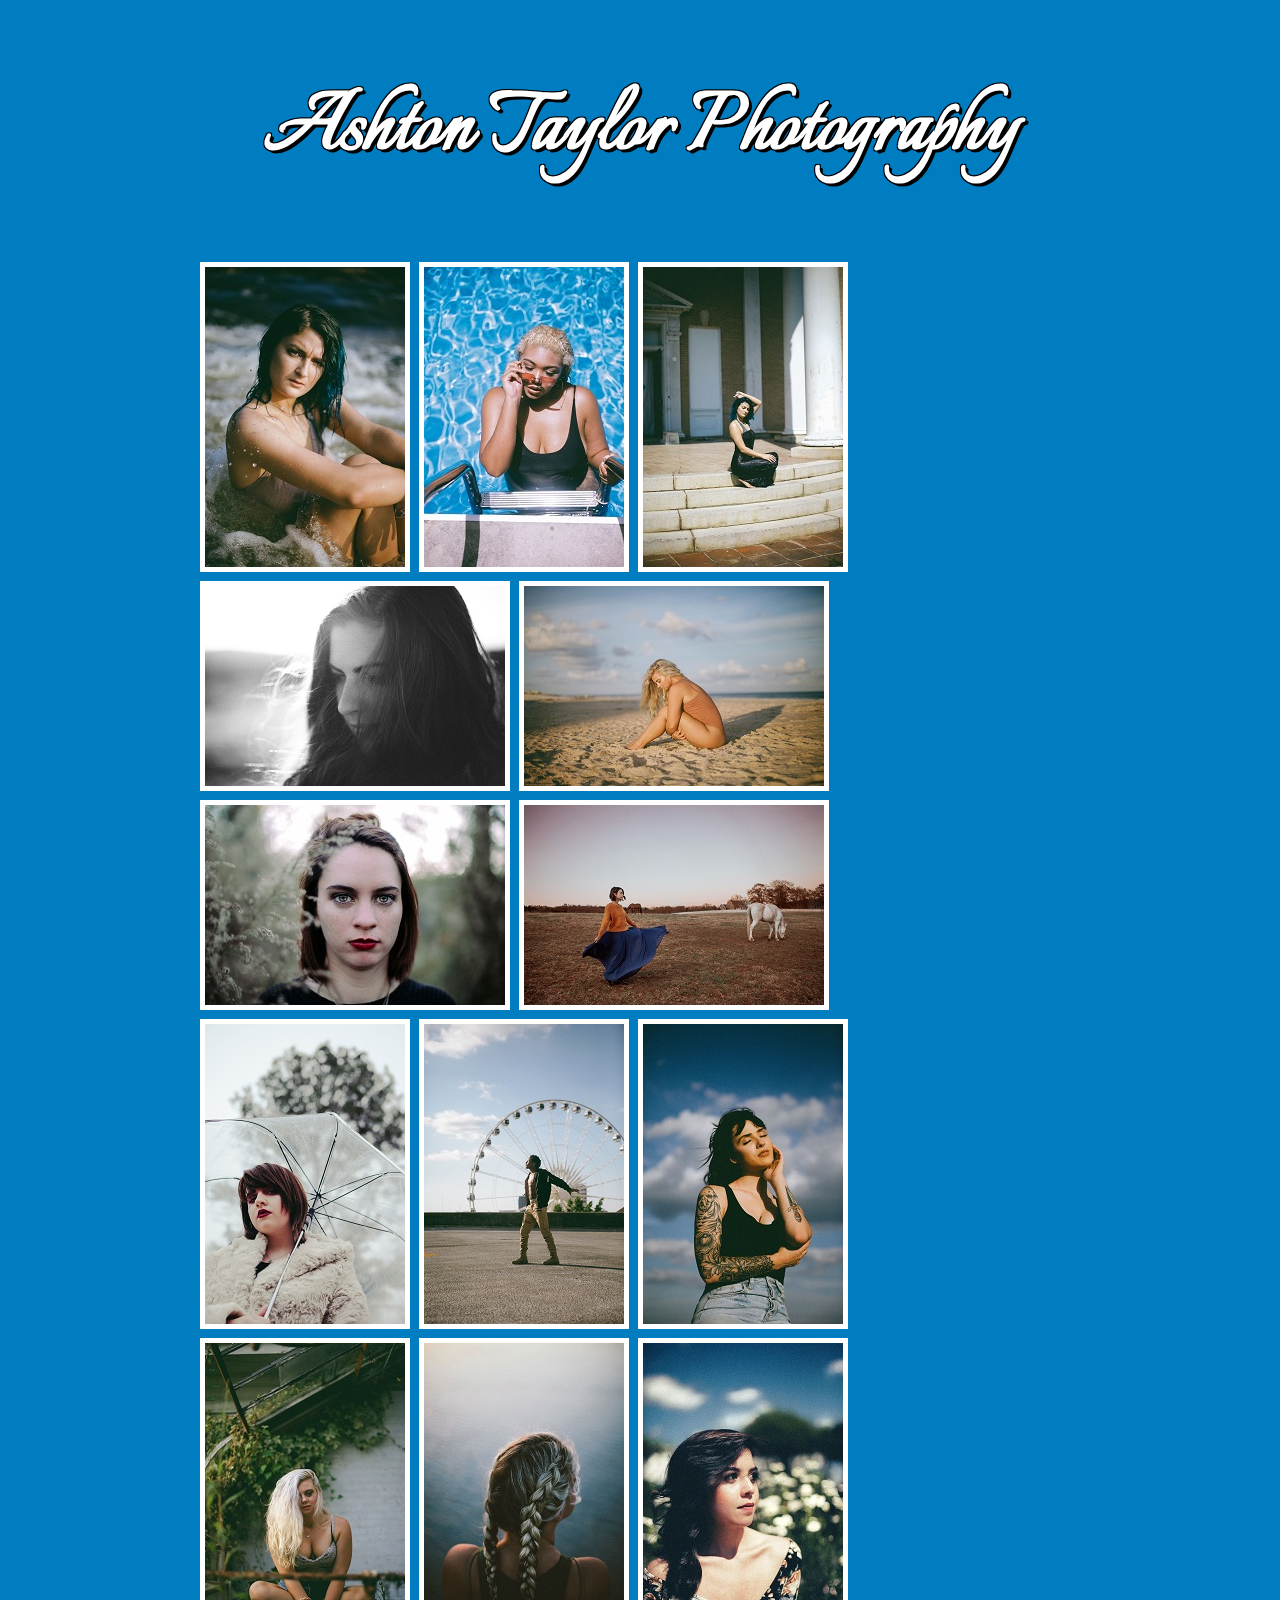
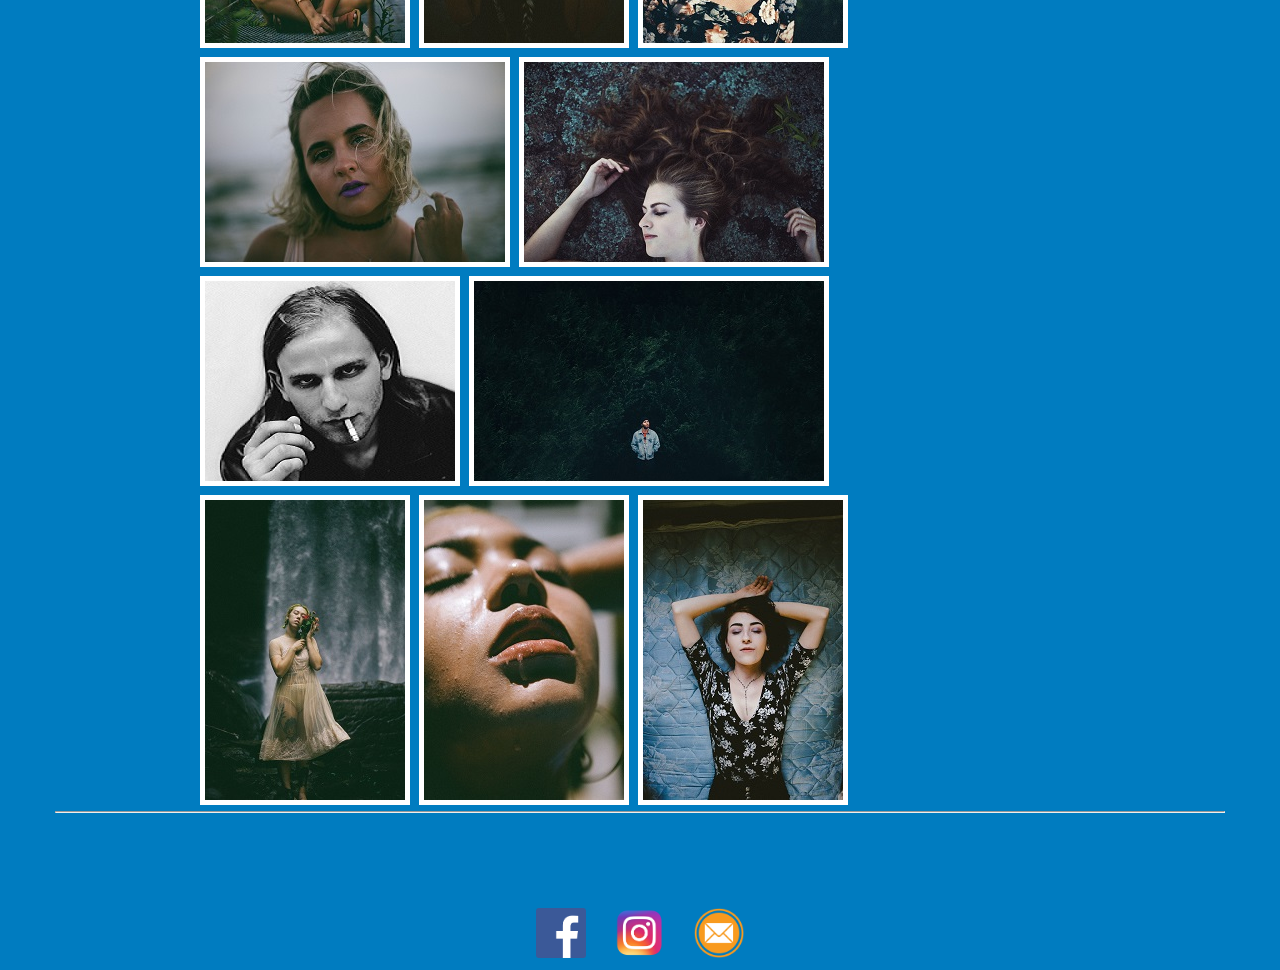
<file: ATPhoto/portraits.html>
<!DOCTYPE html>
<html>
    <head>
        <title>Ashton Taylor Photography</title>
        <meta name="viewport" content="width=device-width, initial-scale=1">
        <link rel="shortcut icon" type="image/x-icon" href="images/atphoto.ico"/>
        <link href="https://fonts.googleapis.com/css?family=Italianno" rel="stylesheet">
        <link href="styles.css" type="text/css" rel="stylesheet">
    </head>
    
    <body>
        <a href="index.html"><h1>Ashton Taylor Photography</h1></a>
        
        <div class="port_img">
            <div class="g1">
                <img src="images/portraits/portraits_1.jpg">
                <img src="images/portraits/portraits_2.jpg">
                <img src="images/portraits/portraits_3.jpg">
                <br>
                <img src="images/portraits/portraits_9.jpg">
                <img src="images/portraits/portraits_11.jpg">
            </div>
            
            <div class="g2">
                <img src="images/portraits/portraits_18.jpg">
                <img src="images/portraits/portraits_19.jpg">
                <br>
                <img src="images/portraits/portraits_4.jpg">
                <img src="images/portraits/portraits_5.jpg">
                <img src="images/portraits/portraits_6.jpg">
            </div>
            
            <div class="g3">
                <img src="images/portraits/portraits_7.jpg">
                <img src="images/portraits/portraits_13.jpg">
                <img src="images/portraits/portraits_15.jpg">
                <br>
                <img src="images/portraits/portraits_8.jpg">
                <img src="images/portraits/portraits_14.jpg">
            </div> 
            
            <div class="g4">
                <img src="images/portraits/portraits_12.jpg">
                <img src="images/portraits/portraits_17.jpg">
                <br>
                <img src="images/portraits/portraits_20.jpg">
                <img src="images/portraits/portraits_23.jpg">
                <img src="images/portraits/portraits_24.jpg">
            </div>

        </div>
        
        <hr>
        
        <div class="footer">
            <a href="https://www.facebook.com/ashtontaylorphotography"><img src="images/facebook.png" width="50px" height="50px" alt="Like on Facebook"></a>
            <a href="https://www.instagram.com/ashingtontaylor/"><img src="images/insta.png" width="50px" height="50px" alt="Follow on Instagram"></a>
            <a href="mailto:ashtontaylorphotography@gmail.com"><img src="images/email.png" width="50px" height="50px" alt="Email Me"></a>
        </div>

    </body>
</html>
</file>
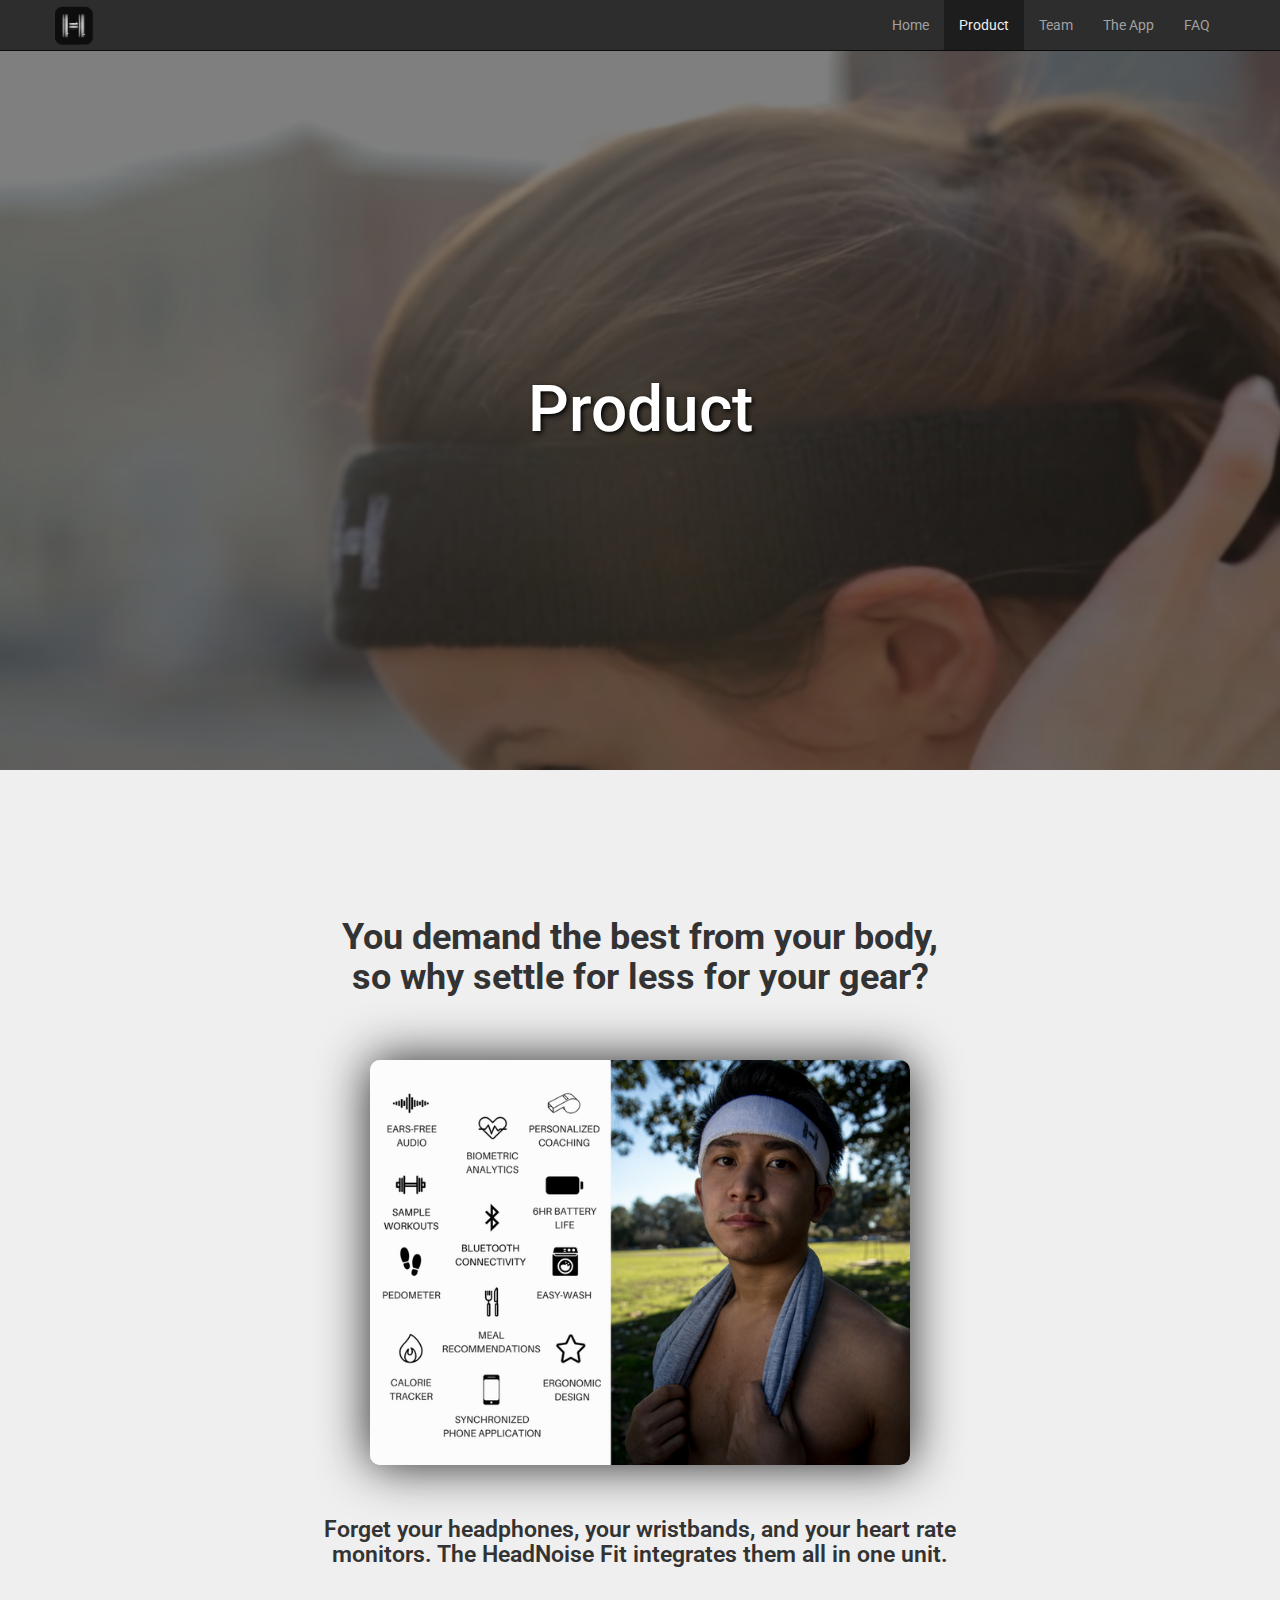
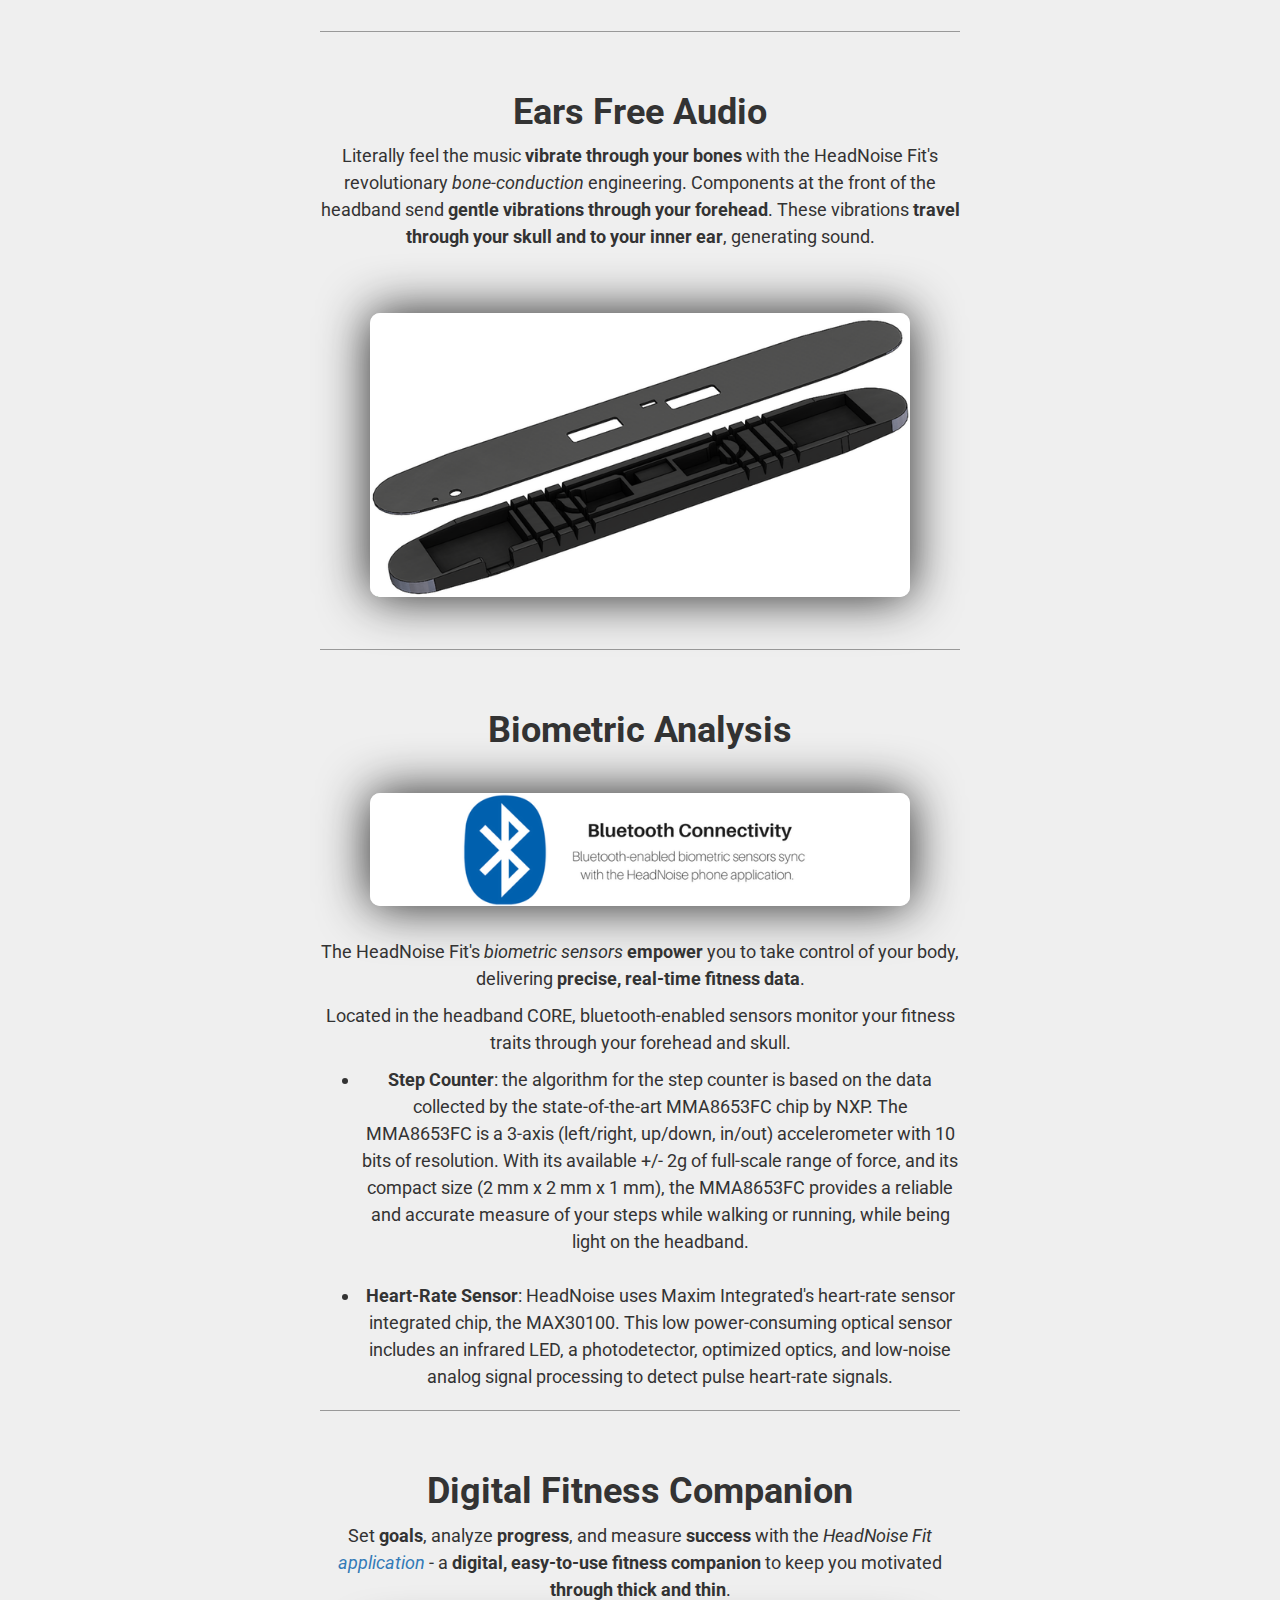
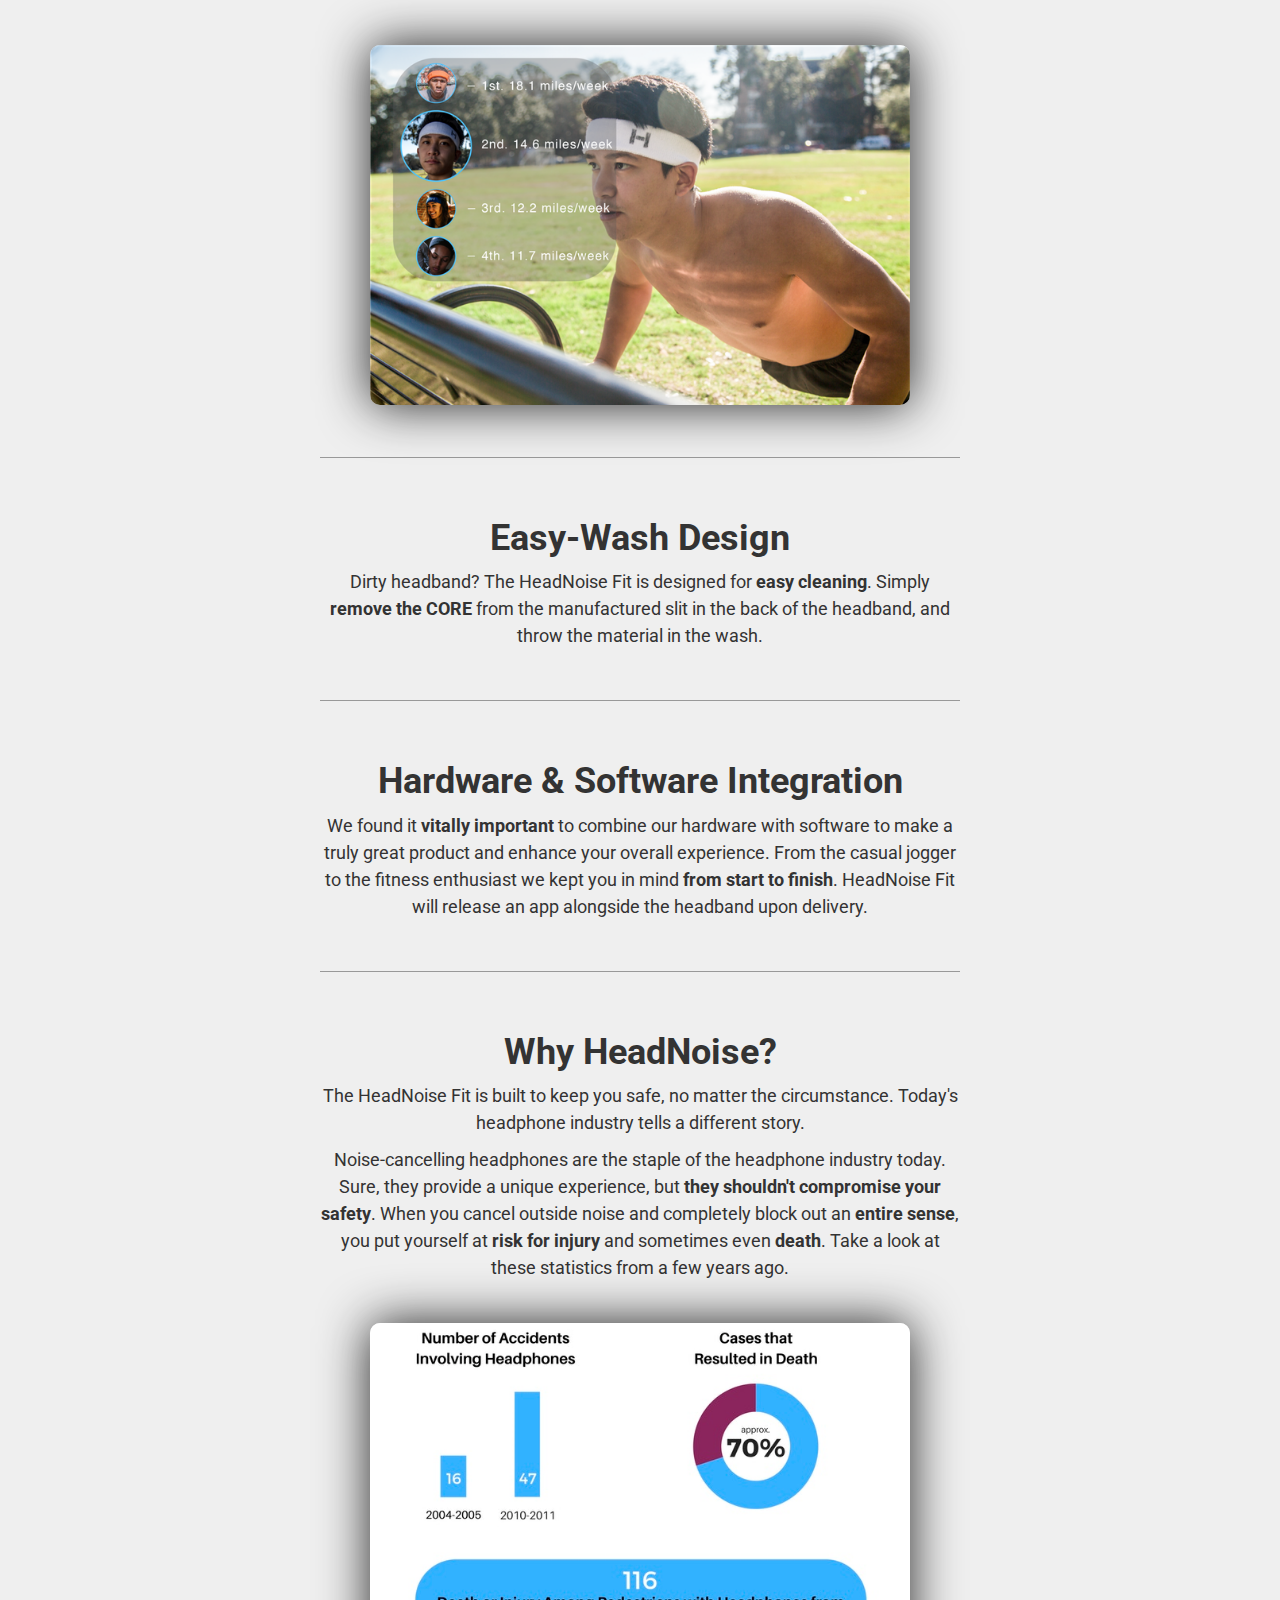
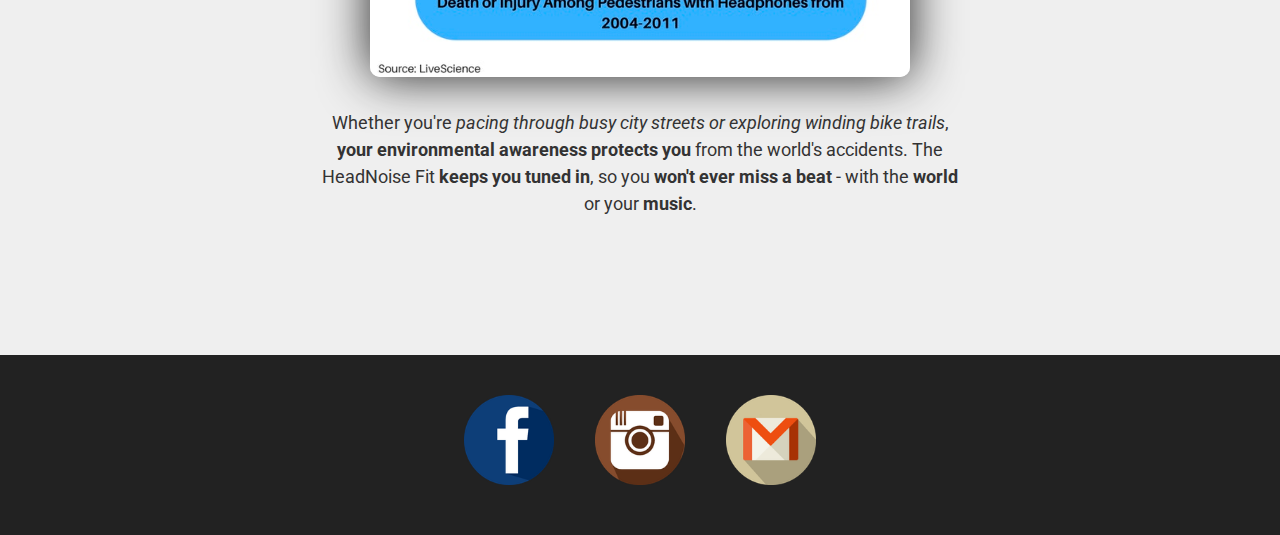
<file: HeadNoise/product.html>
<!DOCTYPE html>
<html>
    
    <head>
        <title>HeadNoise | Product</title>
        <meta name="viewport" content="width=device-width, initial-scale=1">
        <link href="https://fonts.googleapis.com/css?family=Roboto" rel="stylesheet">
        <link href="css/bootstrap.css" rel="stylesheet">
        <link href="css/styles.css" rel="stylesheet">      
    </head>
    
    <body>
        <div class="navbar navbar-inverse navbar-fixed-top">
            <div class="container">
                <a href="index.html" class="navbar-brand"><img src="images/App%20Logo.png" alt="HeadNoise Logo" style="width: auto; height: 40px"></a>
                <button class="navbar-toggle" data-toggle="collapse" data-target=".navHeaderCollapse">
                    <span class="icon-bar"></span>
                    <span class="icon-bar"></span>
                    <span class="icon-bar"></span>
                </button>
                <div class="collapse navbar-collapse navHeaderCollapse">
                    <ul class="nav navbar-nav navbar-right">
                        <li><a href="index.html">Home</a></li>
                        <li class="active"><a href="#">Product</a></li>
                        <li><a href="team.html">Team</a></li>   
                        <li><a href="app.html">The App</a></li>
                        <li><a href="faq.html">FAQ</a></li>
                    </ul>
                </div>   
            </div>
        </div>
        
        <div class="carousel slide" data-ride="carousel" id="carousel-ex">
            <div class="carousel-inner" role="listbox">
                <div class="item active embed-responsive embed-responsive-16by9" style="background: url(images/product.png) no-repeat center center; background-size: cover">
                    <div class="container">
                        <div class="carousel-caption">
                                <h1>Product</h1>
                        </div>
                    </div>
                </div>
            </div>
        </div>
        
        <div class="product">
            <div class="product_1">
                <h1>You demand the best from your body, so why settle for less for your gear?</h1>
                <br>
                <img src="images/11f40b1f5f7d86c8a4c9c63a50720f72_original.png" alt="">
                <br>
                <h3>Forget your headphones, your wristbands, and your heart rate monitors. The HeadNoise Fit integrates them all in one unit.</h3>
            </div>
            <hr>
            <br>
            <div class="product_2">
                <h1>Ears Free Audio</h1>
                <p>Literally feel the music <b>vibrate through your bones</b> with the HeadNoise Fit's revolutionary <i>bone-conduction</i> engineering. Components at the front of the headband send <b>gentle vibrations through your forehead</b>. These vibrations <b>travel through your skull and to your inner ear</b>, generating sound.</p>
                <br>
                <img src="images/core.png" alt="core">
            </div>
            <hr>
            <br>
            <div class="product_3">
                <h1>Biometric Analysis</h1>
                <img src="images/bluetooth.png" alt="bluetooth">
                <p>The HeadNoise Fit's <i>biometric sensors</i> <b>empower</b> you to take control of your body, delivering <b>precise, real-time fitness data</b>.</p>
                <p>Located in the headband CORE, bluetooth-enabled sensors monitor your fitness traits through your forehead and skull.</p>
                <ul>
                    <li><b>Step Counter</b>: the algorithm for the step counter is based on the data collected by the state-of-the-art MMA8653FC chip by NXP. The MMA8653FC is a 3-axis (left/right, up/down, in/out) accelerometer with 10 bits of resolution. With its available +/- 2g of full-scale range of force, and its compact size (2 mm x 2 mm x 1 mm), the MMA8653FC provides a reliable and accurate measure of your steps while walking or running, while being light on the headband.</li>
                    <br>
                    <li><b>Heart-Rate Sensor</b>: HeadNoise uses Maxim Integrated's heart-rate sensor integrated chip, the MAX30100. This low power-consuming optical sensor includes an infrared LED, a photodetector, optimized optics, and low-noise analog signal processing to detect pulse heart-rate signals. </li>
                </ul>
            </div>
            <hr>
            <br>
            <div class="product_4">
                <h1>Digital Fitness Companion</h1>
                <p>Set <b>goals</b>, analyze <b>progress</b>, and measure <b>success</b> with the <i>HeadNoise Fit <a href="app.html">application</a></i> - a <b>digital, easy-to-use fitness companion</b> to keep you motivated <b>through thick and thin</b>.</p>
                <img src="images/app_3.png" alt="app_3">
            </div>
            <hr>
            <br>
            <div class="product_5">
                <h1>Easy-Wash Design</h1>
                <p>Dirty headband? The HeadNoise Fit is designed for <b>easy cleaning</b>. Simply <b>remove the CORE</b> from the manufactured slit in the back of the headband, and throw the material in the wash.</p>
            </div>
            <br>
            <hr>
            <br>
            <div class="product_6">
                <h1>Hardware & Software Integration</h1>
                <p>We found it <b>vitally important</b> to combine our hardware with software to make a truly great product and enhance your overall experience. From the casual jogger to the fitness enthusiast we kept you in mind <b>from start to finish</b>. HeadNoise Fit will release an app alongside the headband upon delivery.</p>
            </div>
            <br>
            <hr>
            <br>
            <div class="product_7">
                <h1>Why HeadNoise?</h1>
                <p>The HeadNoise Fit is built to keep you safe, no matter the circumstance. Today's headphone industry tells a different story.</p>
                <p>Noise-cancelling headphones are the staple of the headphone industry today. Sure, they provide a unique experience, but <b>they shouldn't compromise your safety</b>. When you cancel outside noise and completely block out an <b>entire sense</b>, you put yourself at <b>risk for injury</b> and sometimes even <b>death</b>. Take a look at these statistics from a few years ago.</p>
                <img src="images/stats.jpg" alt="stats">
                <p>Whether you're <i>pacing through busy city streets or exploring winding bike trails</i>, <b>your environmental awareness protects you</b> from the world's accidents. The HeadNoise Fit <b>keeps you tuned in</b>, so you <b>won't ever miss a beat</b> - with the <b>world</b> or your <b>music</b>.</p>
            </div>
        </div>
        
        <script src="https://ajax.googleapis.com/ajax/libs/jquery/3.2.1/jquery.min.js"></script>
        <script src="js/bootstrap.js"></script>
    </body>
    
    <footer>
        <div class="footer-images">
            <a href="https://www.facebook.com/headnoisefit/" target="_blank"><img src="images/facebook.png" alt="Facebook Logo"></a>
            <a href="https://www.instagram.com/headnoisefit/" target="_blank"><img src="images/instagram.png" alt="Instagram Logo"></a>
            <a href="mailto:headnoise@gmail.com" target="_blank"><img src="images/mail.png" alt="Mail Logo"></a>
        </div>
    </footer>
    
</html>
</file>
<file: ATPhoto/styles.css>
/****** Universal ******/

* {
    box-sizing: border-box;
}

::selection {
    background-color: lightgray;
    color: white;
}

/****** Navigation ******/

.nav {
    display: flex;
    width: 90%;
    margin: 0 auto;
    margin-top: 5%;
}

.nav a img {
    border: 10px solid #ffffff;
    margin-left: 3%;
}

.container {
    position: relative;
    flex: 1;
}

h2 {
    position: absolute;
    margin-top: -60%;
    font-size: 50px;
    font-family: 'Italianno', cursive;
    padding: 5px;
    color: #ffffff;
    text-shadow:
       3px 3px 0 #000,
     -1px -1px 0 #000,  
      1px -1px 0 #000,
      -1px 1px 0 #000,
       1px 1px 0 #000;
}

.port {
    margin-left: 32.5%;
}

.occ {
    margin-left: 30%;
}

.concept {
    margin-left: 27.5%;
}

.nature {
    margin-left: 32.5%;
}

/****** Body ******/

body {
    background: #007CC0;
}

h1 {
    text-align: center;
    font-size: 100px;
    font-family: 'Italianno', cursive;
    color: #ffffff;
    text-shadow:
       3px 3px 0 #000,
     -1px -1px 0 #000,  
      1px -1px 0 #000,
      -1px 1px 0 #000,
       1px 1px 0 #000;
}

.nav img {
    transition: filter .3s ease-in-out;
    -webkit-filter: grayscale(100%);
    filter: grayscale(100%);
}

.nav img:hover {
    -webkit-filter: grayscale(0%); 
    filter: grayscale(0%);
}

a {
    text-decoration: none;
    color: #000000;
}

hr {
    width: 92.5%;
    margin-top: 2.5%;
    color: lightgray;
}

.footer {
    text-align: center;
    margin-top: 7.5%;
}

.footer img {
    margin-left: 1%;
    margin-right: 1%;
}

.port_img {
    width: 90%;
    margin-left: 15%;
    margin-top: 5%;
}

.port_img img {
    border: 5px solid #ffffff;
    margin: 2.5px;
}

.g1, .g2, .g3, .g4 {
    float: left;
}

/****** For Screens smaller than 768px ******/

@media only screen and (max-width: 767px) {
    
    
    
    
    
    
    
}

/****** For Screens smaller than 1024px ******/

@media only screen and (max-width: 1023px) {
    
    
    
    
    
    
}
</file>
<file: Form/styles.css>
/****** Universal ******/

* {
    box-sizing: border-box;
    font-family: 'Roboto', sans-serif;
}

::selection {
    background-color: white;
    color: black;
}

/****** Body ******/

body {
    background-image: url('bkg.jpg');
    background-size: cover;
    background-repeat: no-repeat;
}

h1 {
    color: white;
    font-size: 58px;
    font-weight: 600;
    letter-spacing: 3px;
    margin-top: 2.5%;
    text-align: center;
    text-transform: uppercase;
}

.form {
    height: 350px;
    margin: 0 auto;
    margin-top: 7.5%;
    width: 55%;
}

.form1 {
    float: left;
    height: 100%;
    width: 25%;
}

.form1 img {
    height: 100%;
    width: 100%;
    object-fit: cover;
}

.form2 {
    background: white;
    float: left;
    height: 100%;
    width: 20%;
}

.form3 {
    background: white;
    float: left;
    height: 100%;
    text-align: center;
    width: 55%;
}

.form3 a {
    display: inline-block;
    margin-top: 7.5%;
    color: darkgray;
    text-decoration: none;
}

h3 {
    font-weight: 300;
    font-size: 24px;
}

.item {
    cursor: pointer;
    font-size: 17px;
    height: 33%;
    text-align: center;
}

span {
    font-size: 30px;
    margin-top: 25px;
}

input[type=text] {
    background: #EEE;
    border: none;
    height: 40px;
    margin-bottom: 20px;
    padding-left: 20px;
    width: 90%;
}

input[type=button] {
    background: #00ad45;
    border: none;
    color: white;
    cursor: pointer;
    font-size: 15px;
    height: 40px;
    margin-top: 2.5%;
    width: 90%;
}

.register_here {
    display: none;
}

.reset_here {
    display: none;
}

.reset_here p {
    width: 90%;
}

.footer {
    position: absolute;
    bottom: 15%;
    color: white;
    font-size: 15px;
    letter-spacing: 1px;
    margin-left: 37%;
    width: 50%;
}

.footer a {  
    color: white;
    font-weight: 700;
    letter-spacing: 1px;
    text-decoration: none;
}

.active {
    background: #00ad45;
    color: white;
}



/****** For Screens smaller than 768px ******/

@media only screen and (max-width: 767px) {
    
    
    
    
    
    
    
}

/****** For Screens smaller than 1024px ******/

@media only screen and (max-width: 1023px) {
    
    
    
    
    
    
}
</file>
<file: HeadNoise/css/styles.css>
@media (min-width: 1850px) {
    .navbar {
        margin-top: 15px;
        margin-left: 17.5%;
        margin-right: 17.5%;
        border-radius: 7.5px;
    }
}

@media (max-width: 1849px) {
    body {
        padding-top: 50px;
    }
}

@media (min-width: 1025px) {
    .home-text h1 {
        font-size: 10vh;
    }
    
    .home-text p {
        font-size: 5vh;
    }
}

.navbar {
    opacity: 0.95;
}

video {
    max-width: 70%;
    max-height: 70%;
    margin-left: 15%;
    border-radius: 10px;
    box-shadow: 0px 0px 20px #000000;
}

.item:after {
    content:"";
    display:block;
    position:absolute;
    top:0;
    bottom:0;
    left:0;
    right:0;
    background:rgba(0,0,0,0.5);
}

body {
    background: #efefef;
}

.home-text {
    margin-left: 25%;
    margin-right: 25%;
    margin-top: 10%;
    margin-bottom: 10%;
}

.home-text h1 {
    font-size: 5vh;
    text-align: center;
}

.home-text p {
    font-size: 2.5vh;
    text-align: center;
}

footer {
    height: 20vh;
    background: #222222;
    padding: 1%; 
}

footer p {
    font-size: 4vmin;
    text-align: center;
}

.footer-images {
    margin-top: 3vh;
    text-align: center;
    letter-spacing: 3vw;
}

.footer-images img {
    display: inline-block;
    margin-left: auto;
    margin-right: auto;
    height: 10vh;
}

.footer-images a:hover {
    opacity: 0.5;
}

.team {
    display: inline-block;
    text-align: center;
    width: 75%;
    margin-left: 12.5%;
    margin-top: 10%;
    margin-bottom: 10%;
}

.team img {
    margin-top: 5%;
    margin-bottom: 5%;
    height: 25vh;
    width: auto;
}

.team h2 {
    font-weight: 700;
}

.team h4 {
    font-weight: 600;
}

@media (min-width: 769px) {
    .team {
        width: 50%;
        margin-left: 25%;
    }
    .team h2 {
        font-size: 40px;
    }
    .team h4 {
        font-size: 26px;
    }
    .team p {
        font-size: 18px;
    }
}

@media (max-width: 768px) {
    .home-text {
        margin-left: 7.5%;
        margin-right: 7.5%;
    }
}

.faq {
    display: inline-block;
    text-align: center;
    width: 75%;
    margin-left: 12.5%;
    margin-top: 10%;
    margin-bottom: 10%;
}

.faq h5 {
    line-height: 125%;
}

@media (min-width: 769px) {
    .faq {
        width: 50%;
        margin-left: 25%;
    }
    .faq p {
        font-size: 18px;
    }
    .faq h5 {
        font-size: 20px;
    }
}

.app {
    display: inline-block;
    text-align: center;
    width: 100%;
    margin-top: 10%;
    margin-bottom: 10%;
}

.app_1 {
    float: left;
    width: 25%;
    margin-left: 25%;
    margin-right: 1%;
    margin-bottom: 5%;
}

.app_2 {
    float: left;
    width: 25%;
    margin-left: 1%;
    margin-bottom: 5%;
}

.app_1 img {
    height: 60vmin;
    border-radius: 10px;
    box-shadow: 0px 0px 50px #000000;
}

.app_2 img {
    height: 60vmin;
    border-radius: 10px;
    box-shadow: 0px 0px 50px #000000;
}

.app p {
    margin-top: 10%;
    font-size: 2.5vh;
}

@media (max-width: 1024px) {
    .app_2 img {
        box-shadow: 0px 0px 20px #000000;
    }
    .app_1 img {
        box-shadow: 0px 0px 20px #000000;
    }
    .app_2 {
        float: left;
        width: 50%;
        margin-left: 25%;
        margin-right: 0;
        margin-bottom: 5%;
    }
    .app_1 {
        float: left;
        width: 50%;
        margin-left: 25%;
        margin-right: 0;
        margin-bottom: 5%;
    }
}

.app img:hover {
    height: 80vmin;
}

.product {
    display: inline-block;
    text-align: center;
    width: 50%;
    margin-left: 25%;
    margin-top: 10%;
    margin-bottom: 10%;
    line-height: 1.5;
}
.product img {
    width: 60vmin;;
    border-radius: 10px;
    box-shadow: 0px 0px 50px #222222;
    margin-top: 5%;
    margin-bottom: 5%;
}

.product h1 {
    font-size: 4vh;
    font-weight: 700;
}

.product h3 {
    font-size: 2.5vh;
    font-weight: 600;
}

.product p {
    font-size: 2vh;
}

.product ul {
    font-size: 2vh;
}

.product_1 {
    margin-bottom: 10%;
}

@media (max-width: 1024px) {
    .product {
        width: 75%;
        margin-left: 12.5%;
    }
    .product img {
        box-shadow: 0px 0px 20px #222222;
    }
    .product ul {
        margin-right: 5%;
    }
}

@media (max-width: 768px) {
    .product ul {
        margin-right: 10%;
    }
}

@media (max-width: 320px) {
    .product ul {
        margin-right: 15%;
    }
}
</file>
<file: Paradigm/styles.css>
/****** Universal ******/

* {
    box-sizing: border-box;
}

::selection {
    background-color: #000;
    color: #49FCD4;
}

/**

font-family: 'Raleway', sans-serif;
font-family: 'Source Sans Pro', sans-serif;

**/


/****** Body ******/

html, body {
    font-size: 100%;
    margin: 0;
    max-width: 100vw;
    overflow-x: hidden;
}

.left {
    background: #49FCD4;
}

h1, li, p, input[type=text], textarea, a, span {
    font-family: 'Source Sans Pro', sans-serif;
}

h2, h3, input[type=button] {
    font-family: 'Raleway', sans-serif;
}

.right {
    background: #fff;
}

#background {
    background: #49FCD4;
    height: 51rem;
    position: absolute;
    top: 0;
    width: 100%;
    z-index: -1;
}

h1 {
    font-size: 3.5rem;
    font-weight: 700;
    letter-spacing: -.175rem;
    line-height: 4rem;
    padding: 0.35em;
    padding-top: 0;
}

.fa-arrow-down {
    display: none;
}

.img1 {
    margin-left: -57.5%;
    overflow: hidden;
    width: 215%;
}

h2 {
    font-size: 1.05rem;
    font-weight: 800;
    letter-spacing: 0.15rem;
    line-height: 1.75rem;
    padding: 1.25em;
}

p {
    font-size: 0.925rem;
    font-weight: 300;
    letter-spacing: 0.025rem;
    line-height: 1.85rem;
    padding: 1.5em;
    padding-top: 1.75em;
}

b {
    font-weight: 600;
}

.img2 {
    margin-left: 7%;
    margin-bottom: 7.5%;
    width: 86.75%;
}

.right ul {
    font-weight: 300;
    line-height: 4rem;
    margin-left: 17.5%;
}

.right ul li {
    padding-left: 1.75em;
}

h3 {
    font-size: 0.9rem;
    font-weight: 500;
    margin-left: 7%;
}

.group {
    margin-left: 7%;
    margin-bottom: 12.5%;
}

.img3 {
    width: 92.5%;
}

.img4 {
    width: 45.7%;
    height: 11.5em;
    padding: 0.3em 0;
}

#pleft {
    padding-left: 0.15em;
}

#pright {
    padding-right: 0.15em;
}

.side {
    background: #fff;
}

a {
    border-bottom: dotted 1px black;
    color: #000;
    margin-left: 7%;
    text-decoration: none;
}

.address {
    margin-left: 7%;
}

form {
    margin-left: 7%;
}

.icons a {
    border: 0;
    float: left;
    padding-right: 0.5em;
}

.icons {
    list-style-type: none;
    margin-left: -7%;
    margin-bottom: 50%;
    margin-top: 10%;
}

.button-1, .button-2, .button-3 {
    border: 0;
    border-radius: 0.25rem;
    cursor: pointer;
    height: 4em;
    font-weight: 500;
    letter-spacing: 0.05rem;
}

.button-1 {
    background: #49FCD4;
    margin-left: 7%;
    margin-bottom: 5%;
    width: 86%;
}

.button-2 {
    background: #fff;
    border: 2px solid #E3E3E3;
    margin-left: 7%;
    margin-bottom: 10%;
    transition: border 0.2s ease-in-out, color 0.2s ease-in-out;
    width: 86%;
}

.button-2:hover {
    color: #49FCD4;
    border: 2px solid #49FCD4;
}

input[type=text], textarea {
    border: 2px solid #E3E3E3;
    border-radius: 0.25rem;
    font-size: 0.95rem;
    font-weight: 300;
    margin-bottom: 7.5%;
    width: 92.5%;
}

input[type=text] {
    display: block;
    height: 3em;
    padding-left: 5%;
    padding-right: 5%;
} 

textarea {
    height: 15em;
    line-height: 1.75rem;
    padding: 5%;
}

::placeholder {
    color: #E3E3E3;
}

input[type=text]:focus, textarea:focus {
    border: 2px solid #49FCD4;
    outline: none;
}

.button-3 {
    background: #49FCD4;
    font-size: 0.75rem;
    margin-bottom: 5%;
    width: 92.5%;
}

.bottom {
    line-height: 2rem;
}

.bottom a, .bottom span {
    font-size: 0.95rem;
    font-weight: 300;
}

/****** For Screens larger than 768px ******/

@media only screen and (min-width: 768px) {
    
html, body {
    font-size: 125%;
}    

#background {
    height: 81rem;    
}    
    
h1 {
    font-size: 4.65rem;
    height: 21.25rem;
    line-height: 5rem;
    padding: 0.8em;
    padding-top: 0.5em;
    word-spacing: 4rem;
}    

.img1 {
    margin-left: -31.25%;
    width: 162.5%;
}    
    
h2 {
    font-size: 1.15rem;
    height: 10em;
    padding: 3.5em 12em 0em 3em;
}    
    
p {
    font-size: 1rem;
    padding: 3.75em;
}    
    
.img2 {
    margin-bottom: 5%;
    margin-left: 9.5%;
    width: 81%;
} 
    
.right ul {
    line-height: 5rem;
    margin-left: 15%;
}    
    
.right ul li {
    display: inline-block;
    font-size: 1.15rem;
    padding-left: 1.5em;
    padding-right: 1.75em;
}    
    
.right ul li:nth-child(even) {
    float: right;
}    
  
#id1 {
    margin-right: 17.5%;    
}
    
#id2 {
    margin-right: 10%;    
}    
    
#id3 {
    margin-right: 11.75%;    
}    
    
h3 {
    font-size: 1rem;
    margin-left: 10%;
}
    
.group {
    margin-left: 9.5%;
    margin-bottom: 12.5%;
}

.img3 {
    width: 90%;
}

.img4 {
    width: 44.5%;
    height: 16.25em;
    padding: 0.75em 0;
}
    
#pleft {
    padding-left: 0.375em;
}

#pright {
    padding-right: 0.375em;
}    
 
.button-1, .button-2 {
    height: 5em;
    margin-left: 10%;
    width: 30%;
}    
    
.button-2 {
    margin-left: 2.5%;
}    
    
.button-3 {
    width: 30%;
}    
    
form {
    margin-left: 10%;
}    
    
input[type=text] {
    display: inline;
    height: 3em;
    margin-right: 4%;
    padding-left: 5%;
    padding-right: 5%;
    width: 42.5%;
} 

textarea {
    width: 90%;
}    

a {
    margin-left: 10%;
}

.address {
    margin-left: 10%;
}    
    
.icons a {
    padding-right: 0;
}

.icons {
    margin-left: -5%;
    margin-bottom: 40%;
    margin-top: 5%;
}    

.bottom {
    line-height: 2.75rem;
}    
    
}

/****** For Screens larger than 1024px ******/

@media only screen and (min-width: 1024px) {
    
html, body {
    font-size: 150%;
}       
    
.left {
    float: left;
    text-align: right;
    width: 51vw;
}    

.right {
    float: right;
    width: 49vw;
}    
    
.side {
    background: #49FCD4;    
}    

.head {
    margin-left: -10%;
}    
    
h1 {
    font-size: 3.6rem;
    height: auto;
    letter-spacing: -.185rem;
    line-height: 3.95rem;
    padding-left: 6em;
    padding-right: 0;
    padding-top: 2.44em;
    position: relative;
    word-spacing: normal;
    z-index: 2;
}

.fa-arrow-down {
    display: inline-block;
    font-size: 2.5rem;
    padding-top: 0.15em;
    position: relative;
    z-index: 2;
}

.img1 {
    height: 100vh;
    margin-left: -10%;
    width: 121.25%;
}   
    
#background {
    height: 100vh;
    width: 50vw;
    z-index: 1;
}    
  
h2 {
    font-size: 0.9rem;
    height: 10em;
    line-height: 1.5rem;
    padding: 5em 9em 0 21em;    
}    
    
p {
    font-size: 0.7rem;
    letter-spacing: 0.025rem;
    line-height: 1.35rem;
    padding: 3.75em 5em;
}    
    
.img2 {
    margin-left: 9%;
    width: 83.5%;
}         

.right ul {
    line-height: 3rem;
}    
    
.right ul li {
    font-size: 0.75rem;
    padding-left: 1.5em;
    padding-right: 5em;
}      
    
#id1 {
    margin-right: 22.5%;    
}
    
#id2 {
    margin-right: 17.5%;    
}    
    
#id3 {
    margin-right: 18.5%;    
}     
    
h3 {
    font-size: 0.75rem;
    margin-left: 0;
    margin-right: 20%;
}    
    
.side p {
    padding-left: 30em;
    padding-right: 11.5em;    
}        
    
.group {
    margin-left: 0;
    padding-left: 7.5%;
    margin-bottom: 12.5%;
}

.img3 {
    width: 82.5%;
}

.img4 {
    width: 40.75%;
    height: 13.5em;
    padding: 0.35em 0;
}
    
#pleft {
    padding-left: 0.2em;
}

#pright {
    padding-right: 0.2em;
}    
 
.button-1, .button-2 {
    height: 4.5em;
    margin-left: 8.5%;
    width: 25%;
}    
    
.button-2 {
    margin-left: 1%;
}    
    
.button-3 {
    font-size: 0.5rem;
    height: 4.75em;
    width: 20%;
}    
    
form {
    margin-left: 9%;
}    

input[type=text], textarea {
    margin-bottom: 4%;
}    
    
input[type=text] {
    display: inline;
    font-size: 0.8rem;
    height: 2.5em;
    margin-right: 2.5%;
    padding-left: 2%;
    padding-right: 2%;
    width: 44%;
} 

textarea {
    font-size: 0.8rem;
    height: 14em;
    line-height: 1.75rem;
    padding: 2%;
    padding-top: 1%;
    width: 92%;
}    

a {
    margin-left: 6%;
}            

.bottom span {
    margin-right: 19.5%;
}    
 
.bottom a {
    margin-right: 19.5%;    
}    
    
.icons a {
    font-size: 0.9rem;
    margin-right: 0;
    padding-right: 0;
}

.icons {
    margin-left: 45%;
    margin-bottom: 30%;
    margin-top: 0;
}    

.bottom {
    line-height: 2rem;
}       
    
}
</file>
